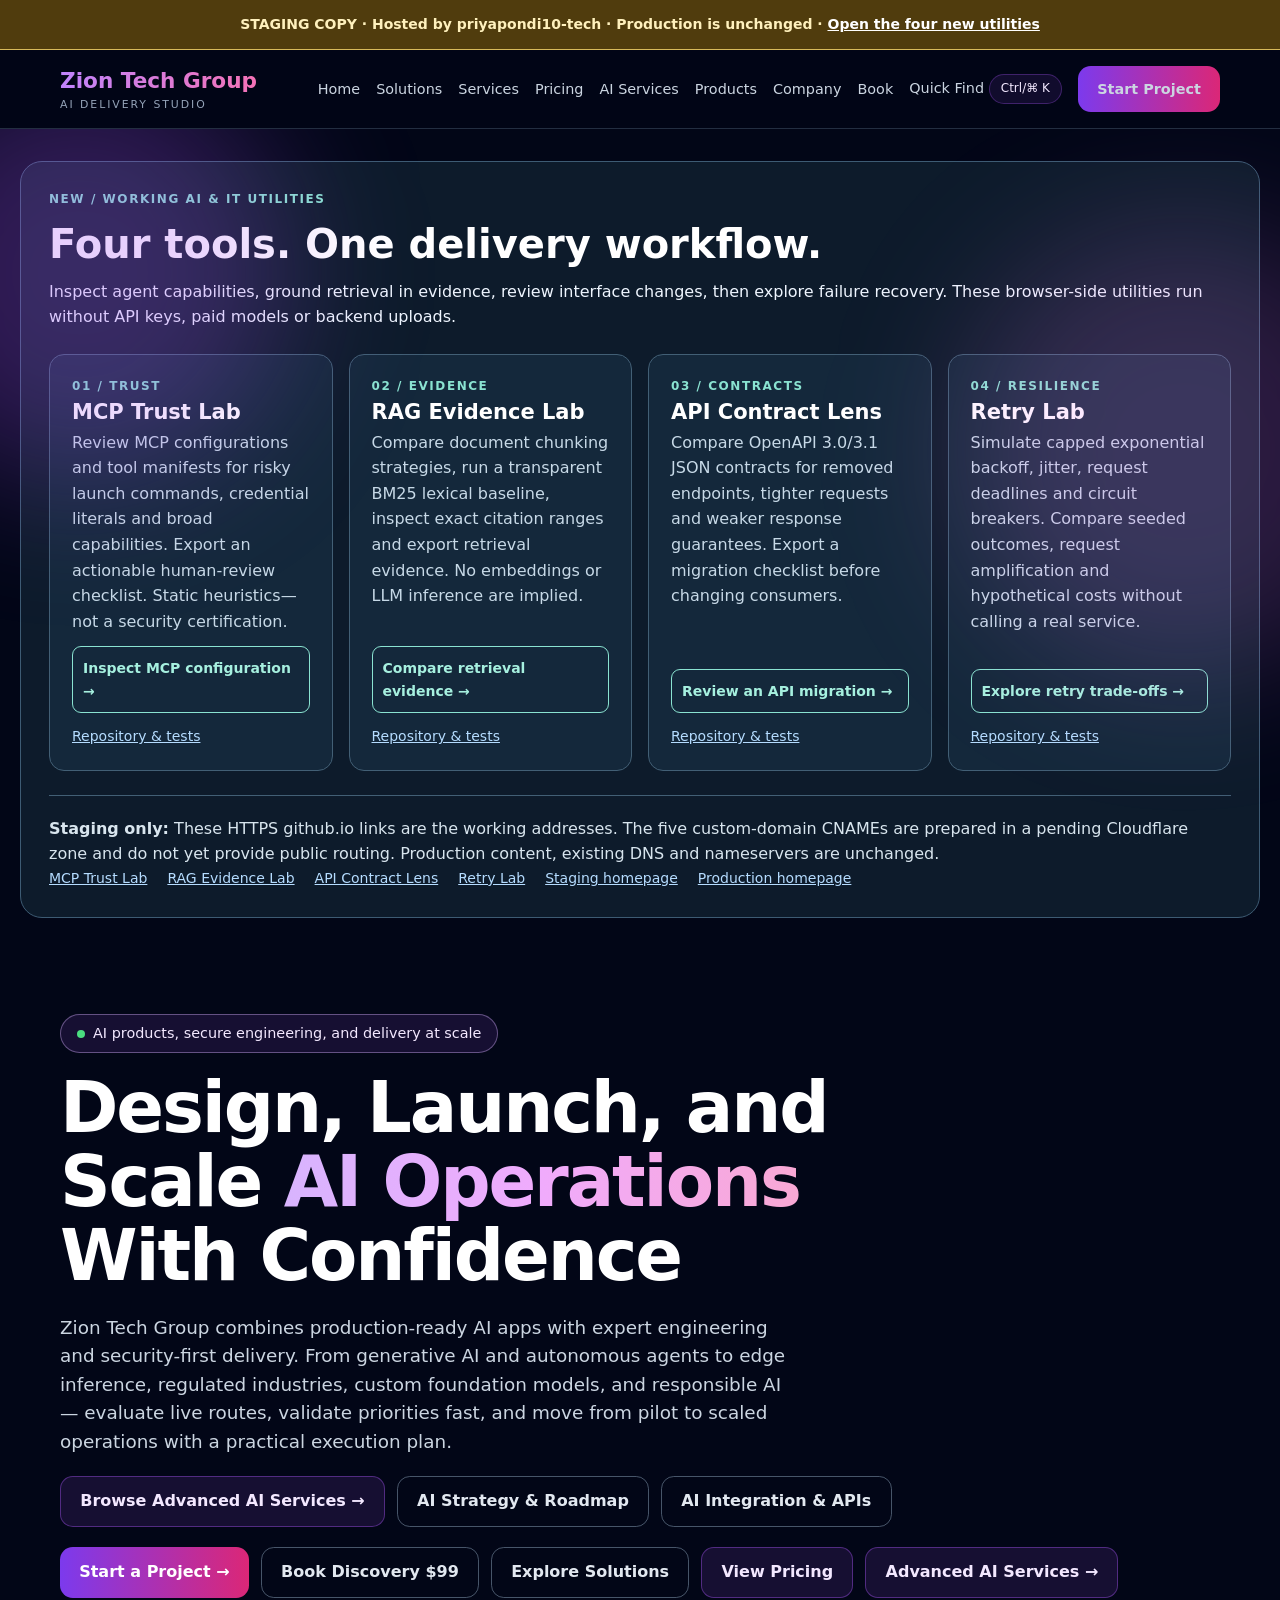
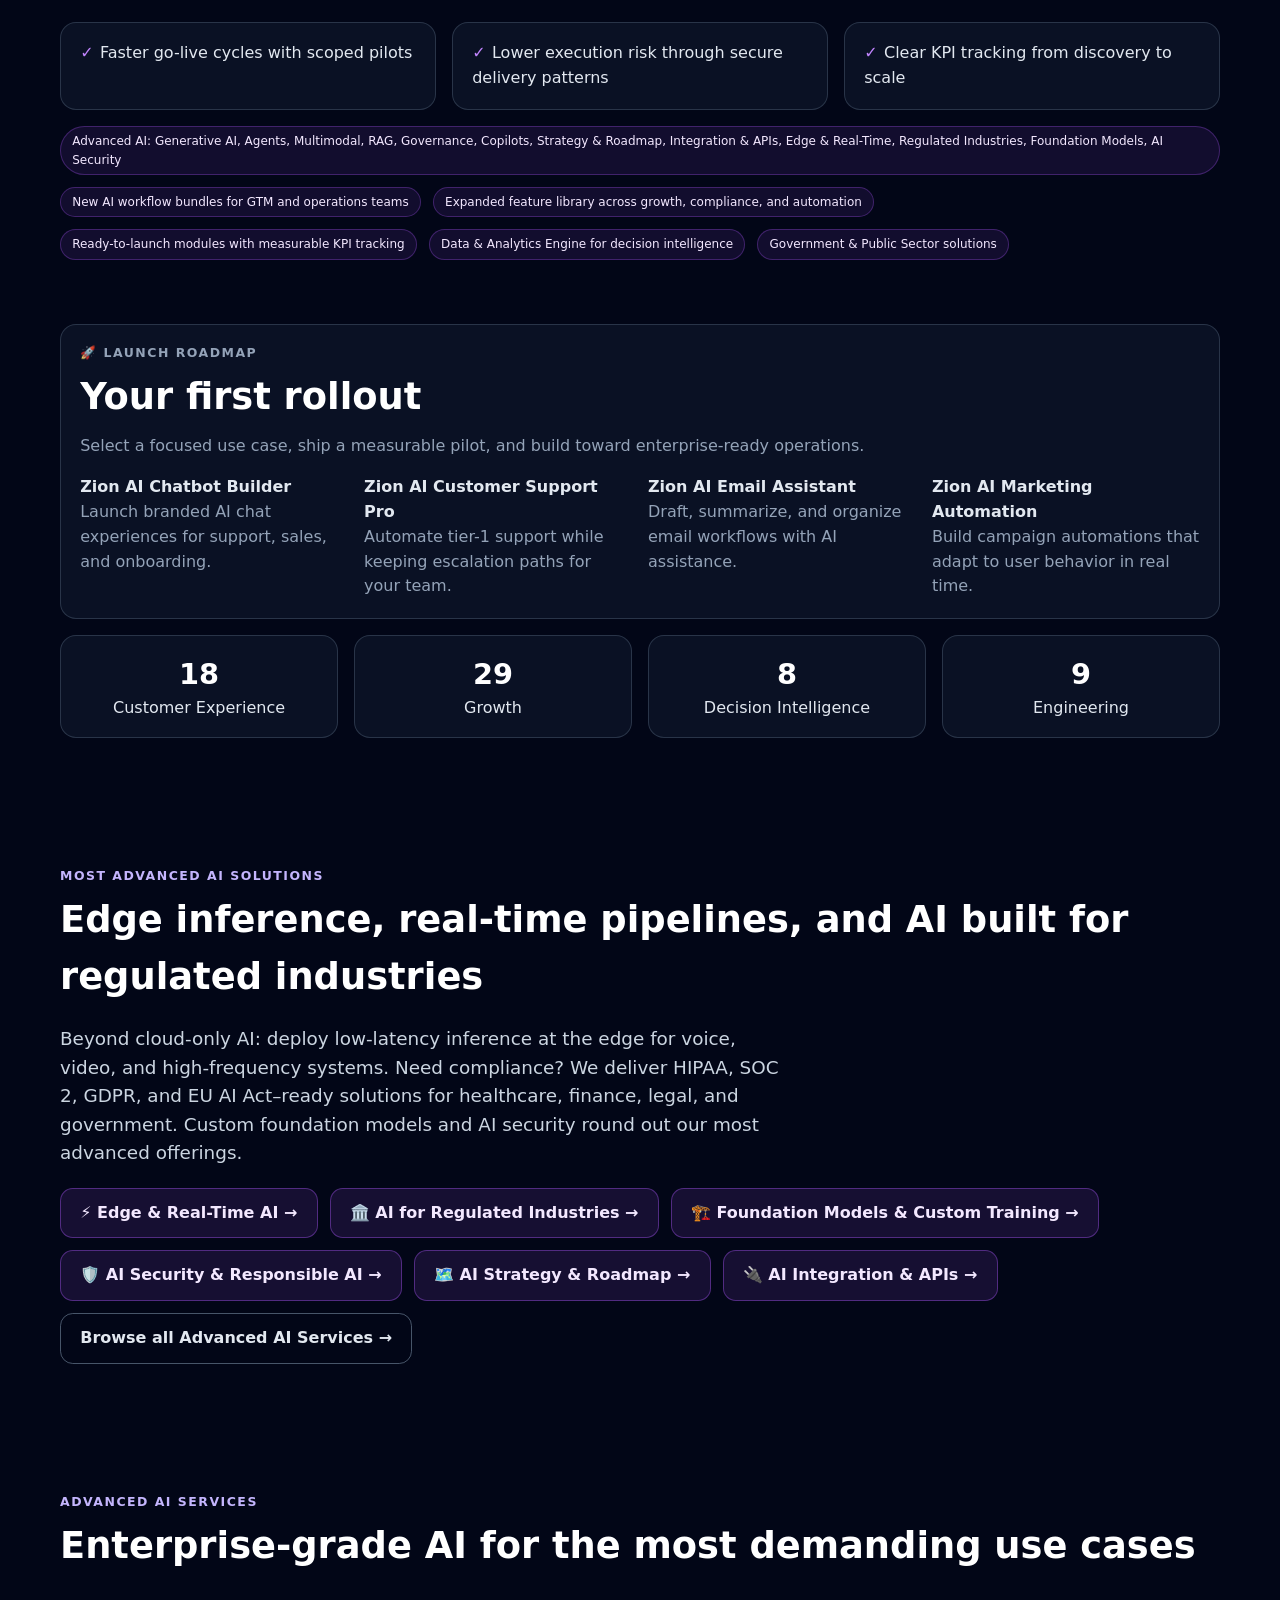
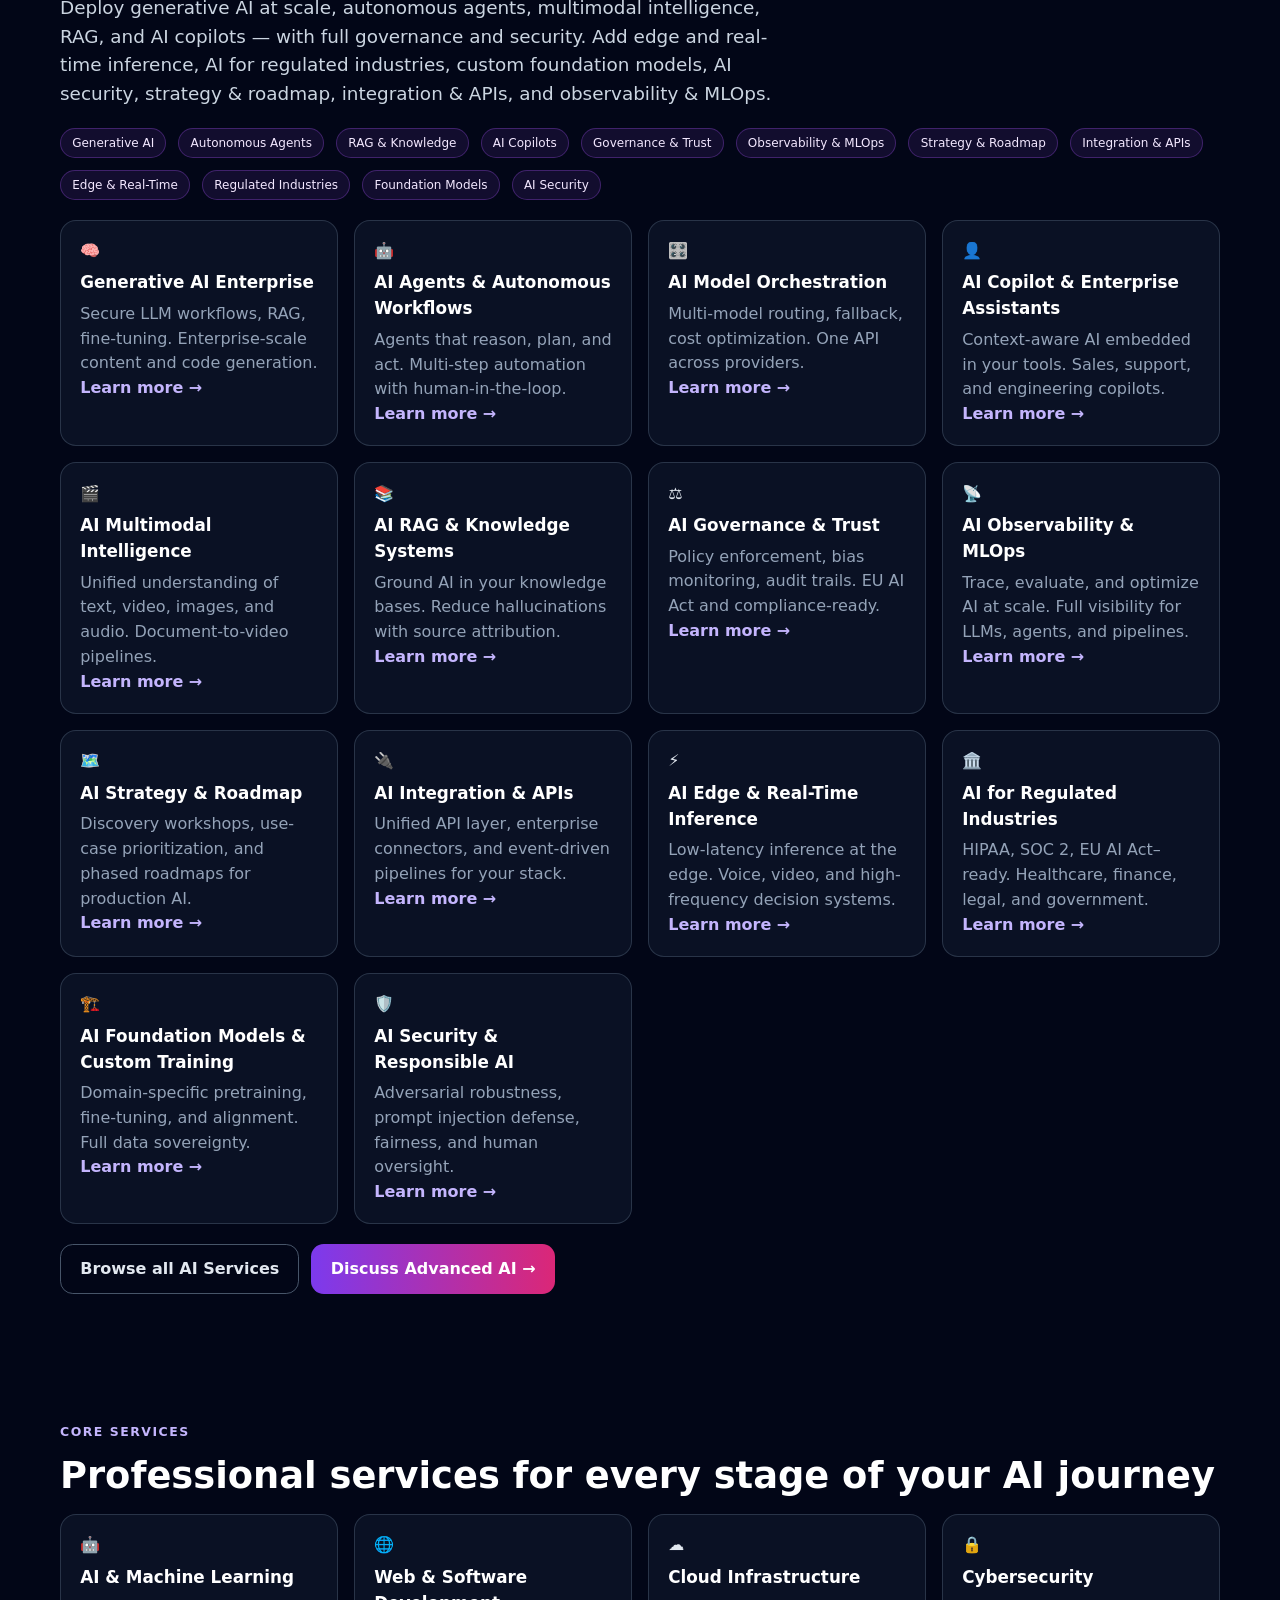
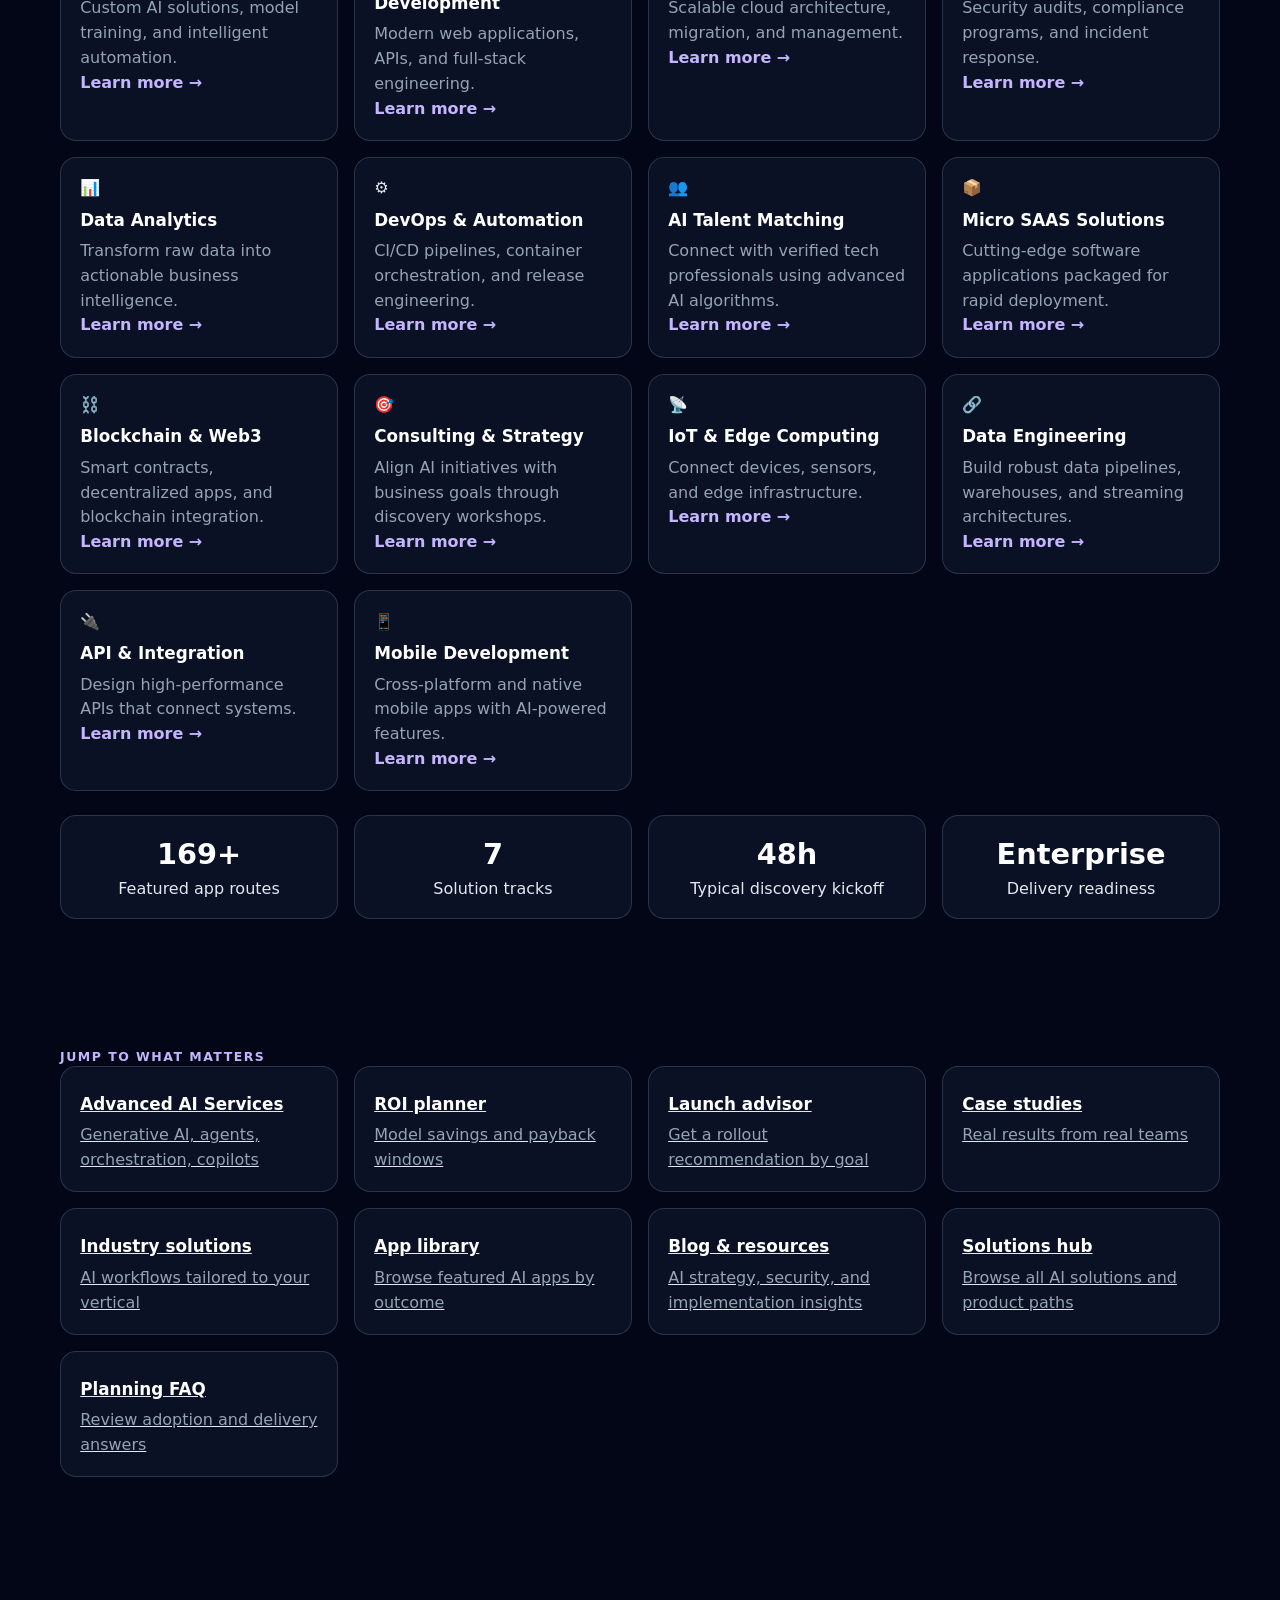
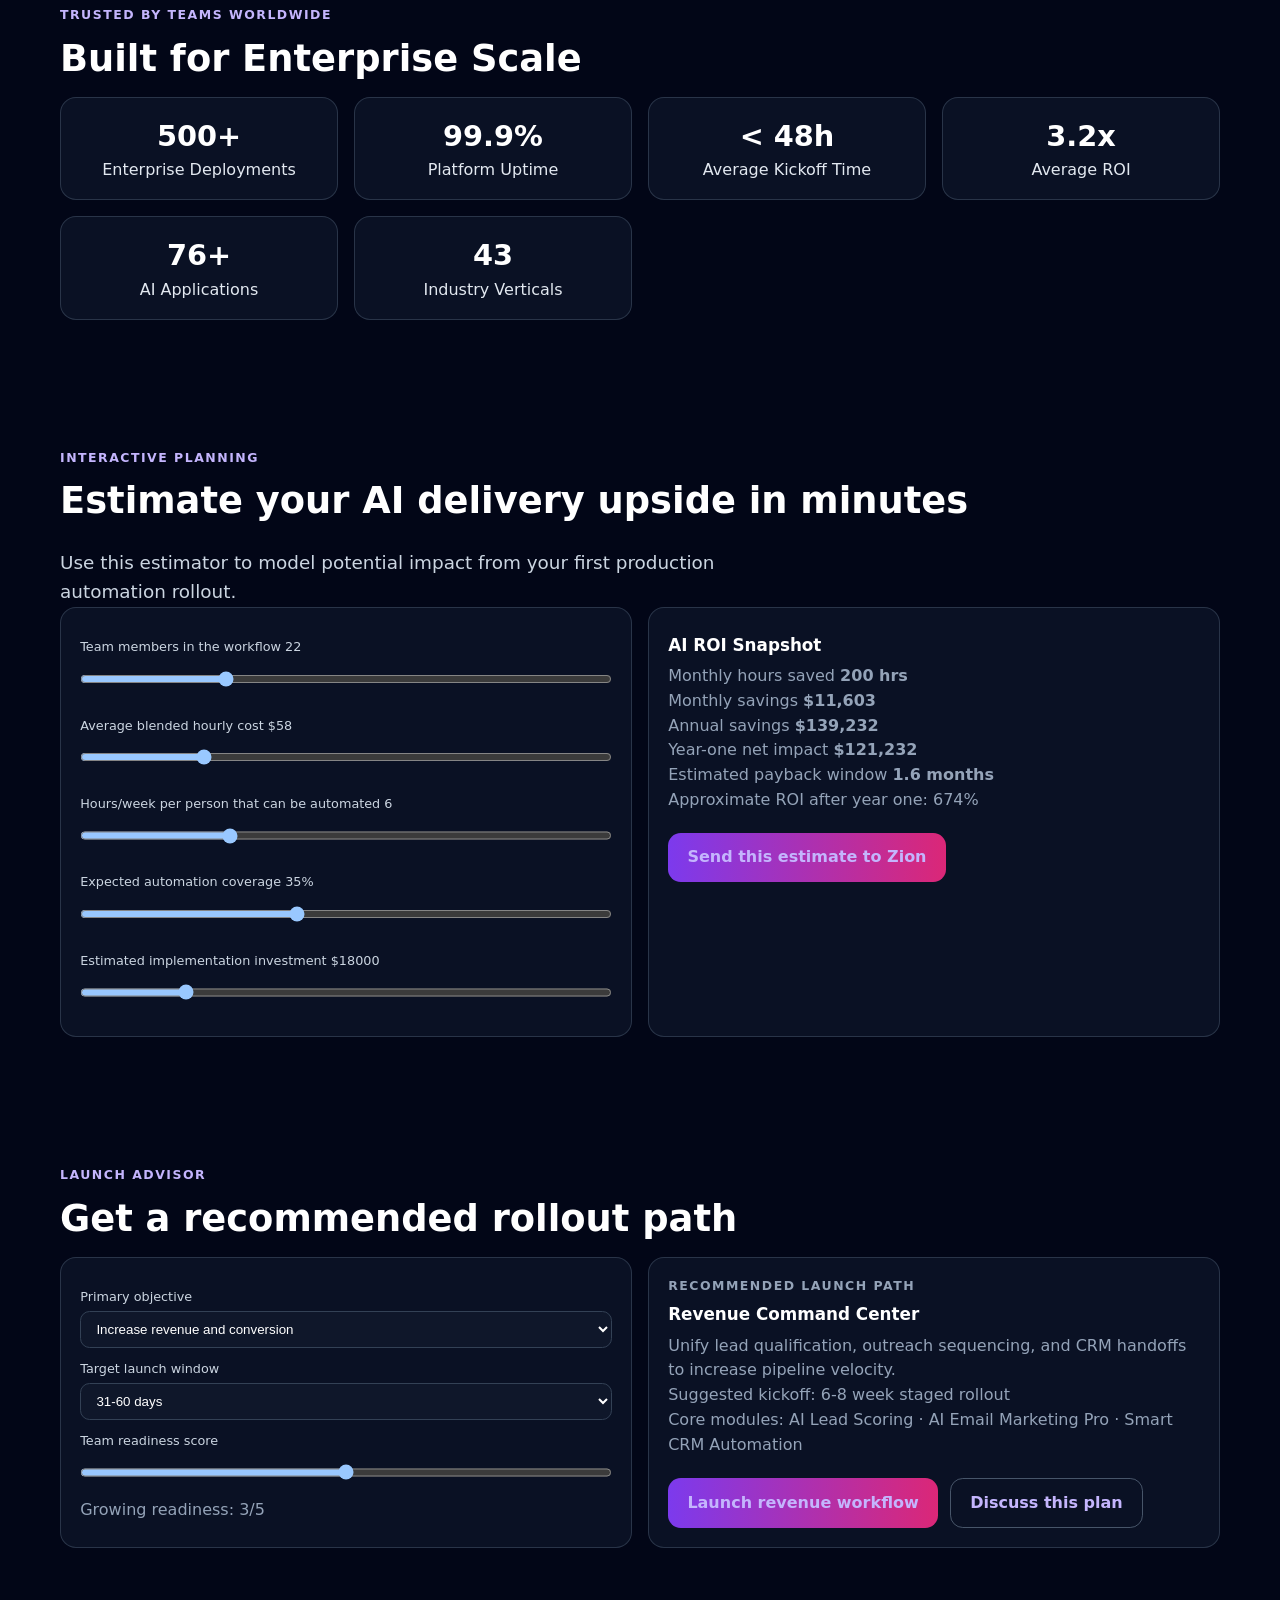
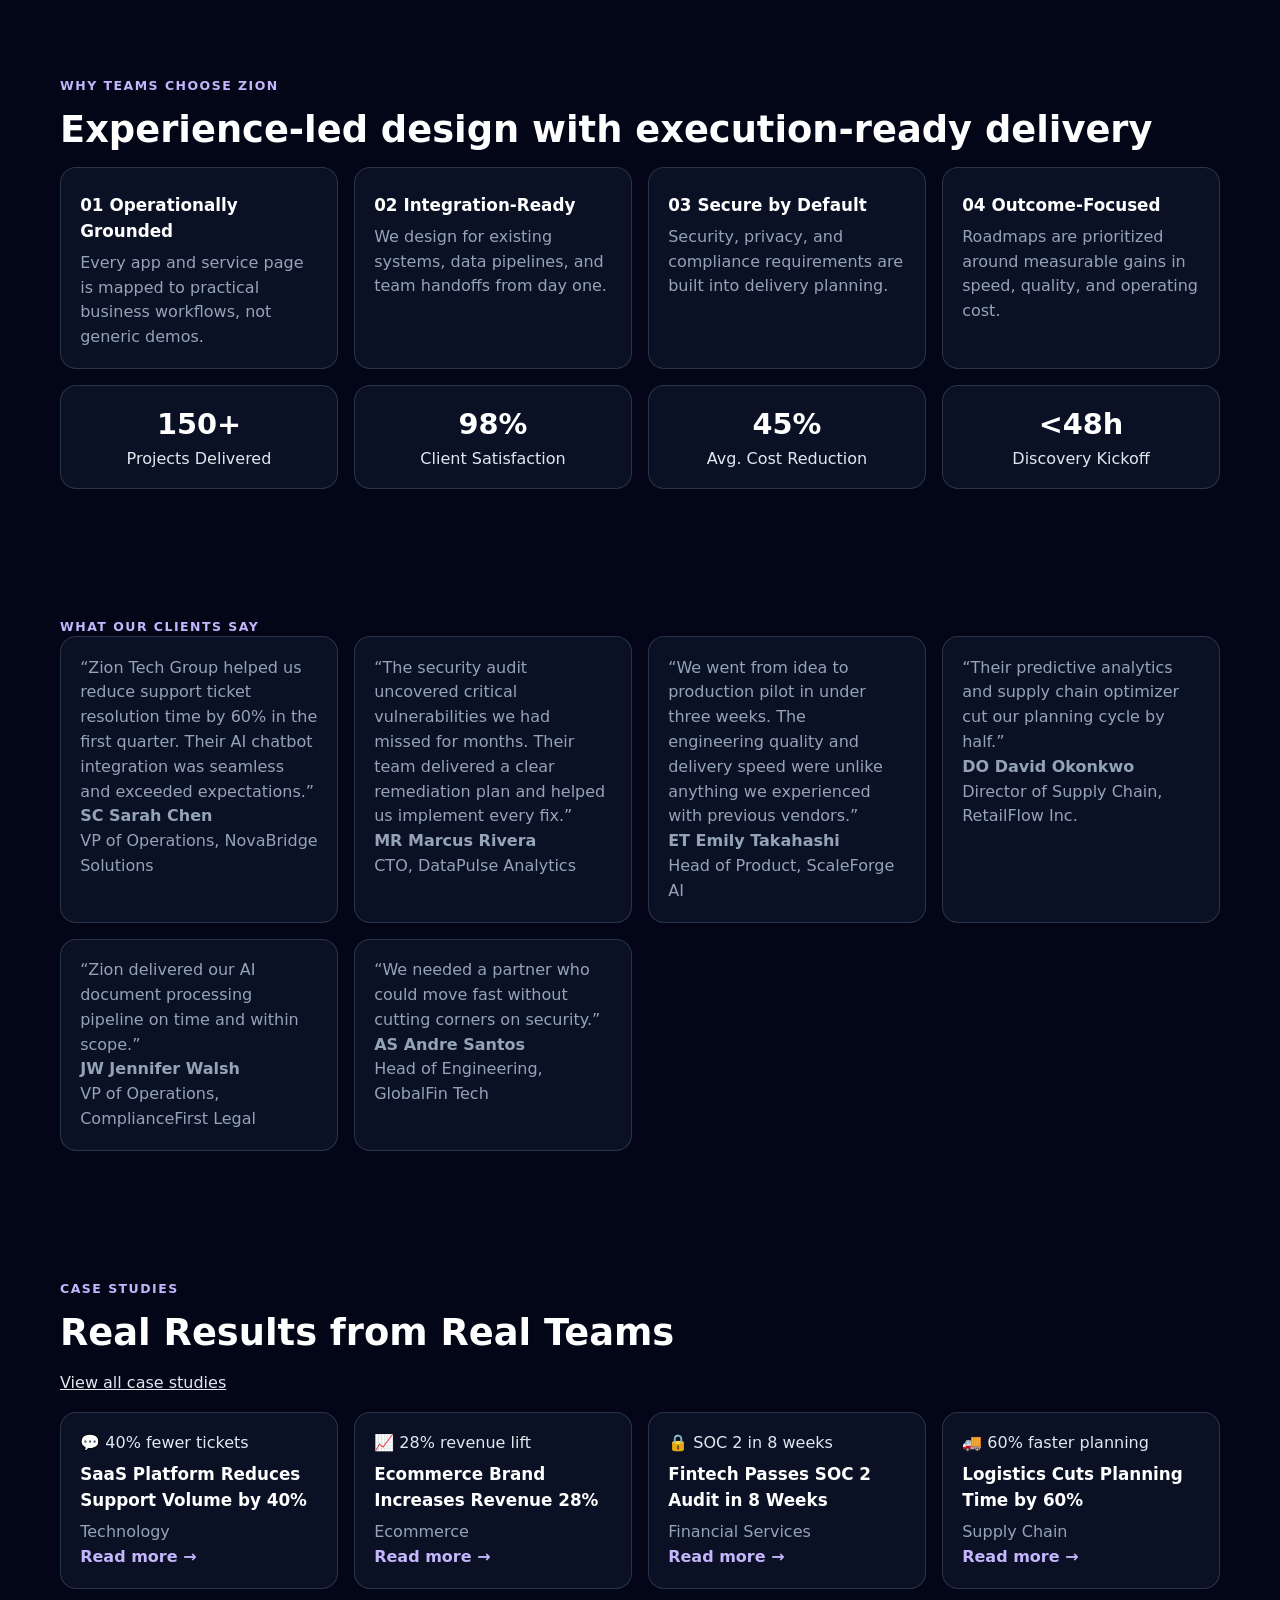
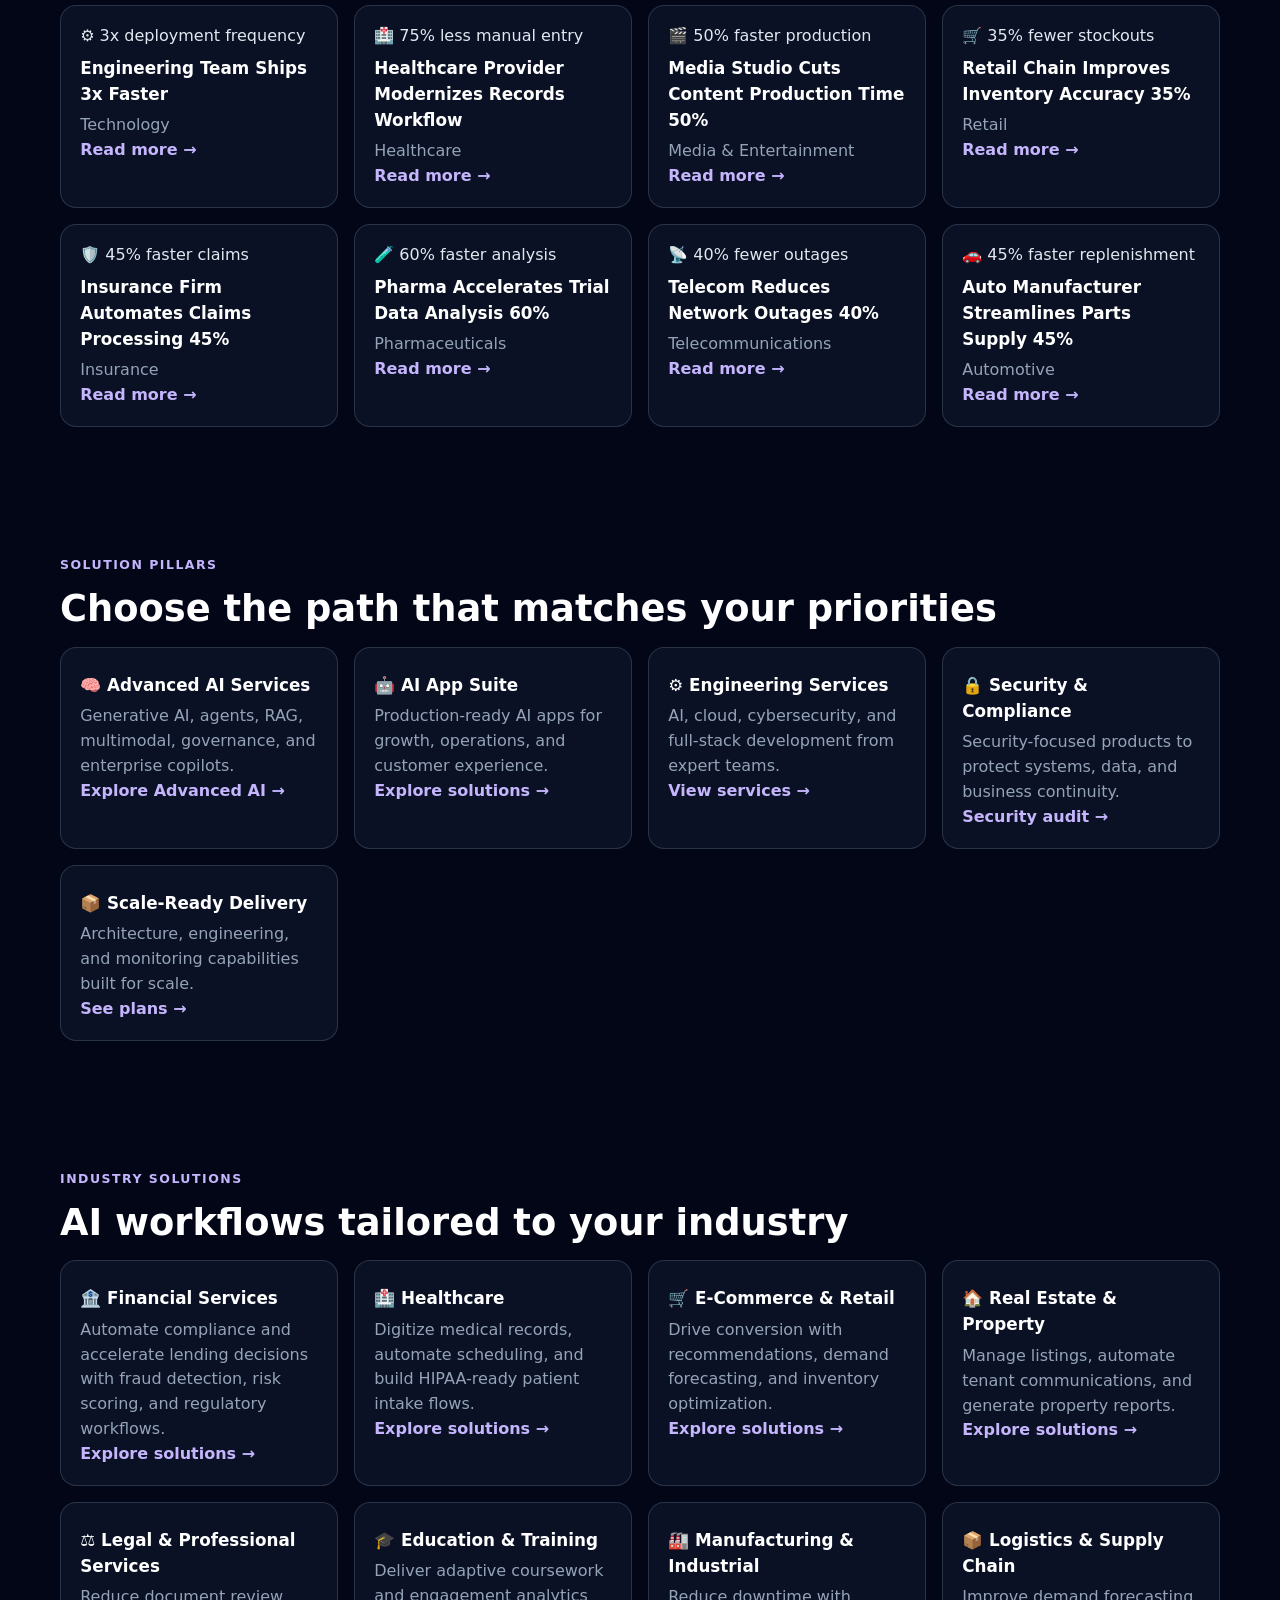
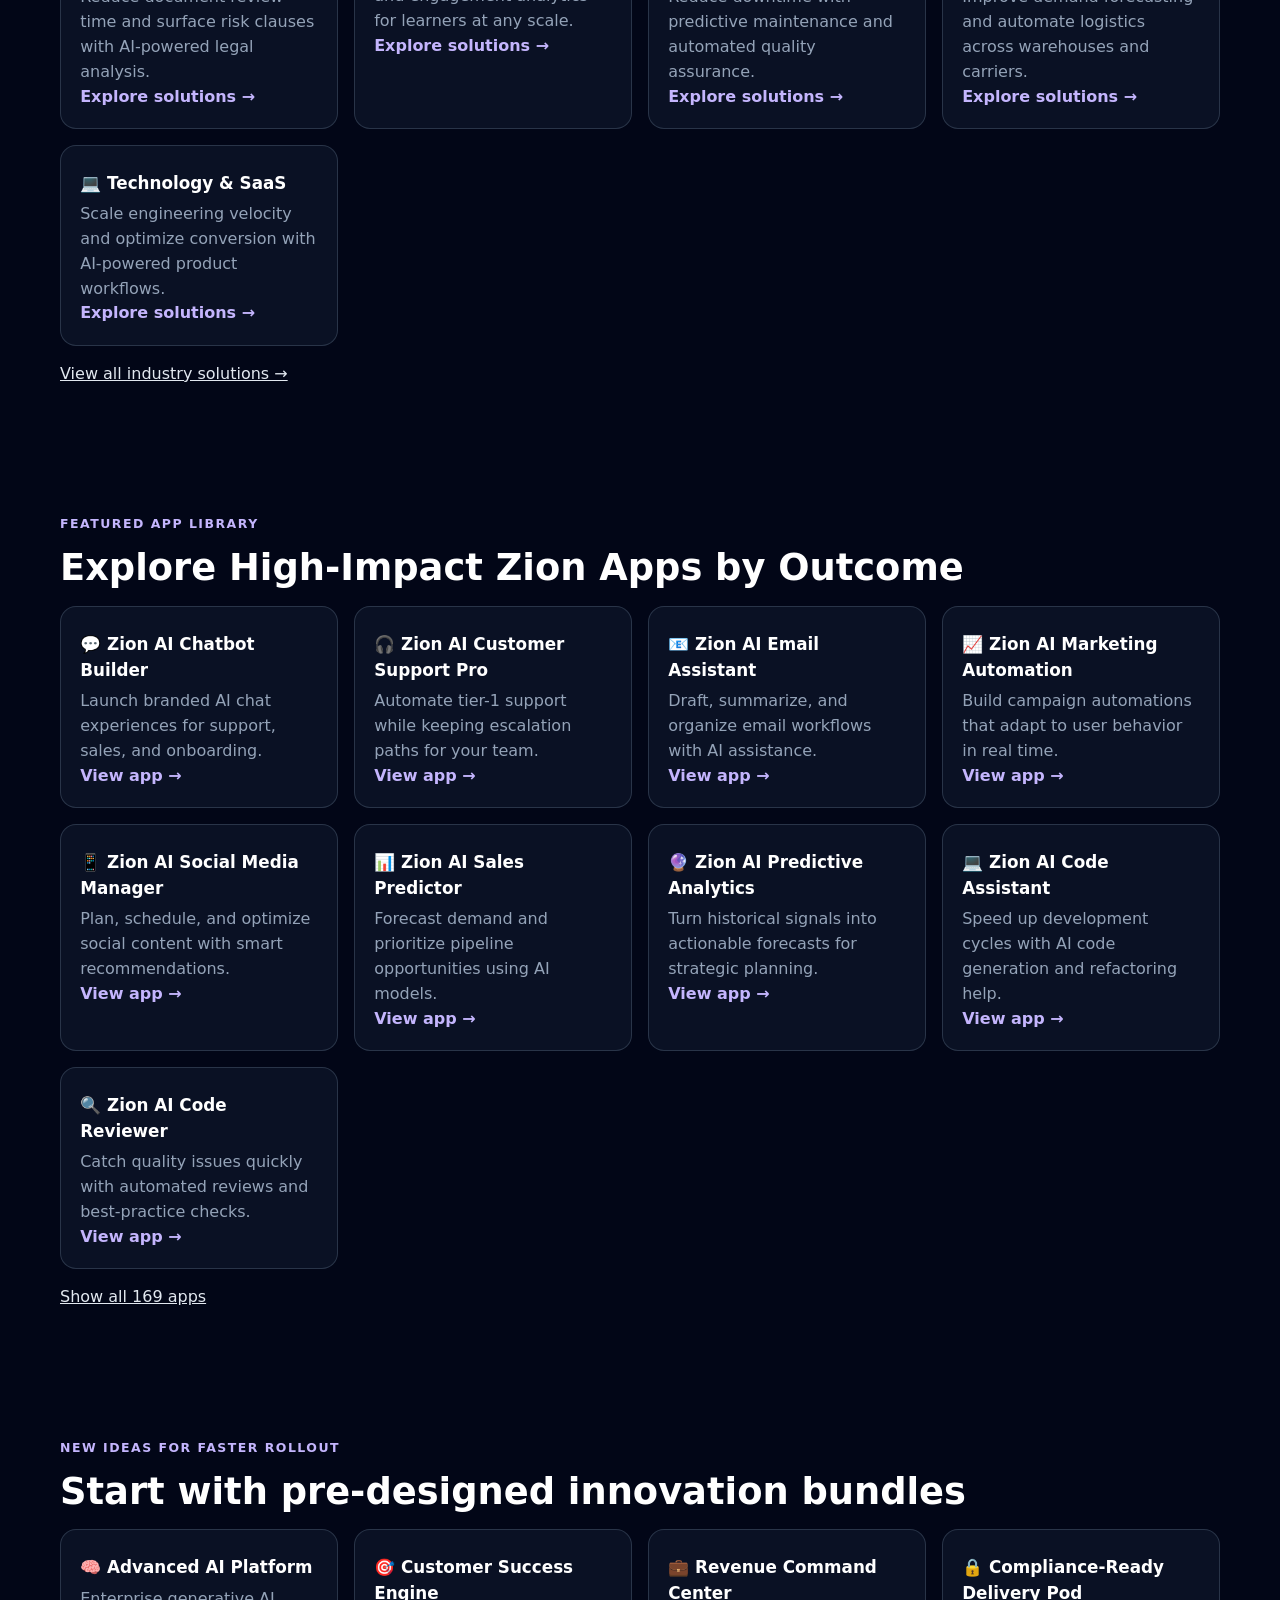
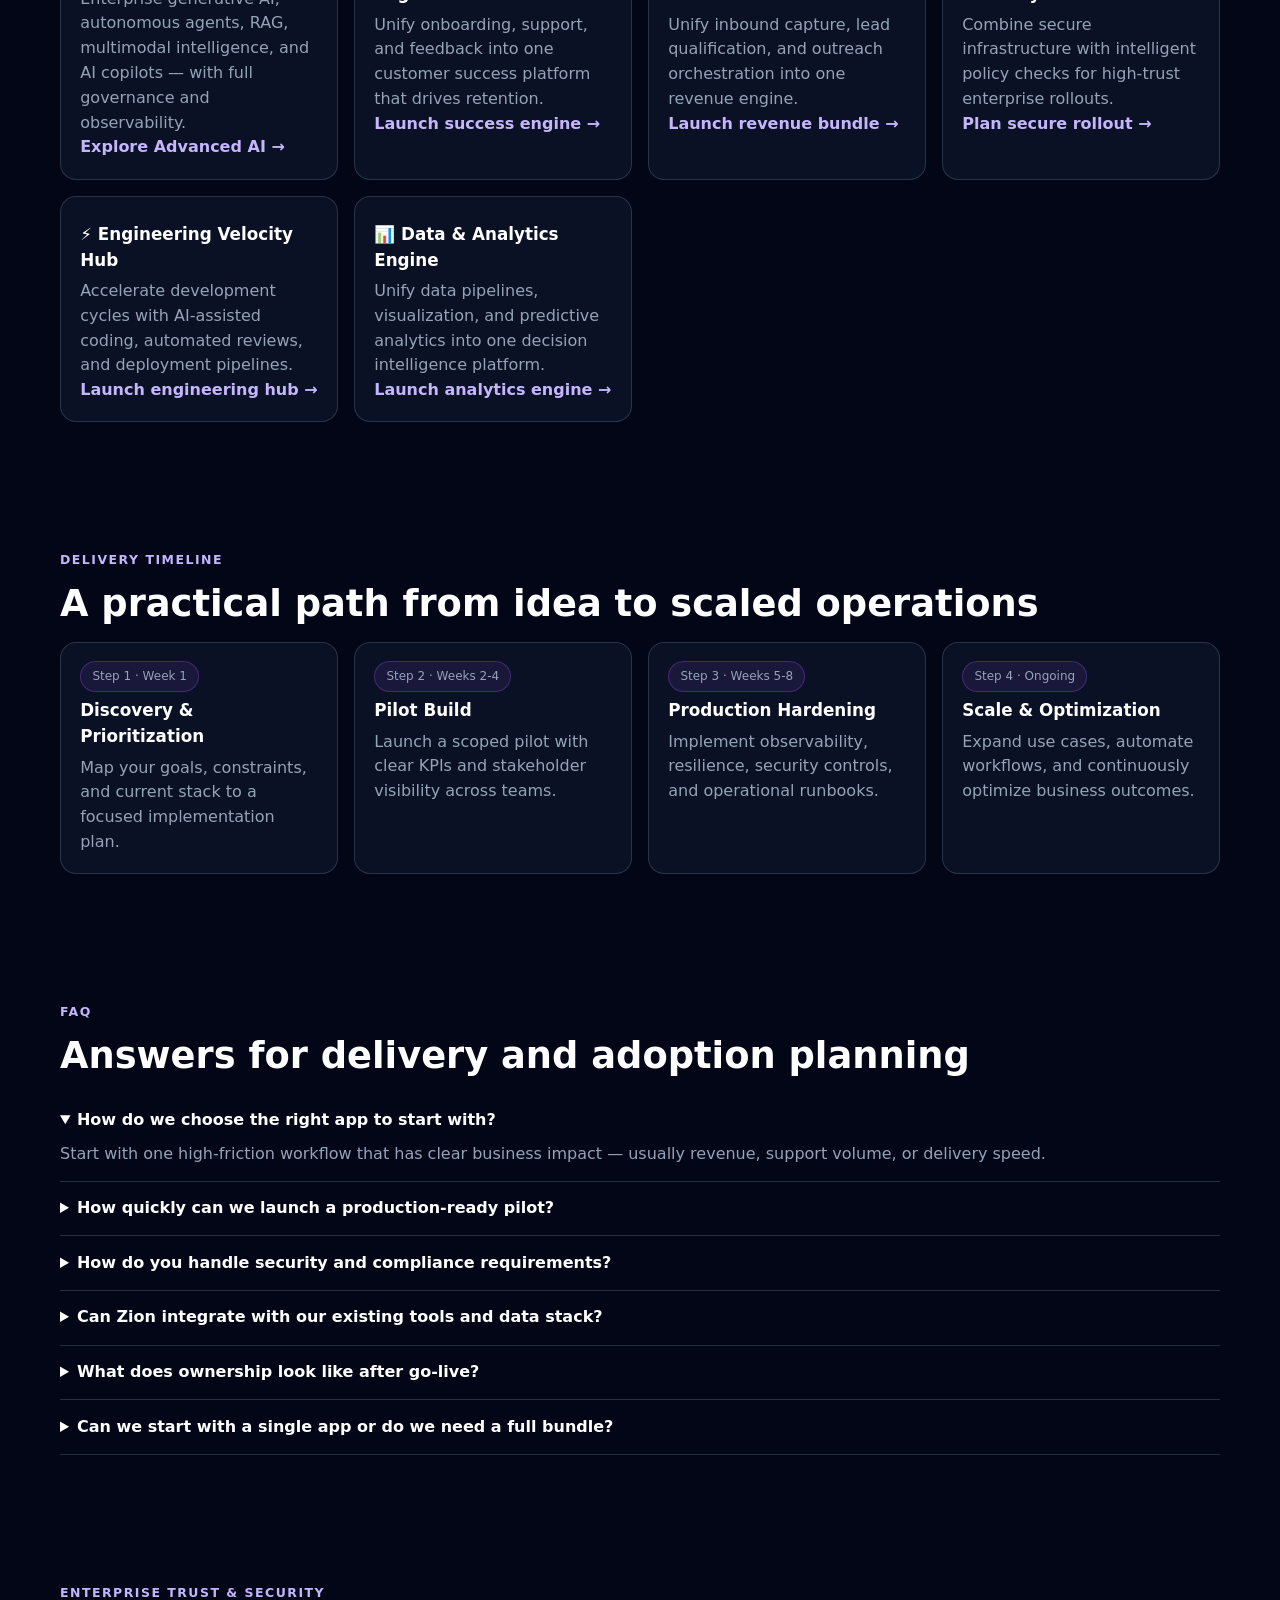
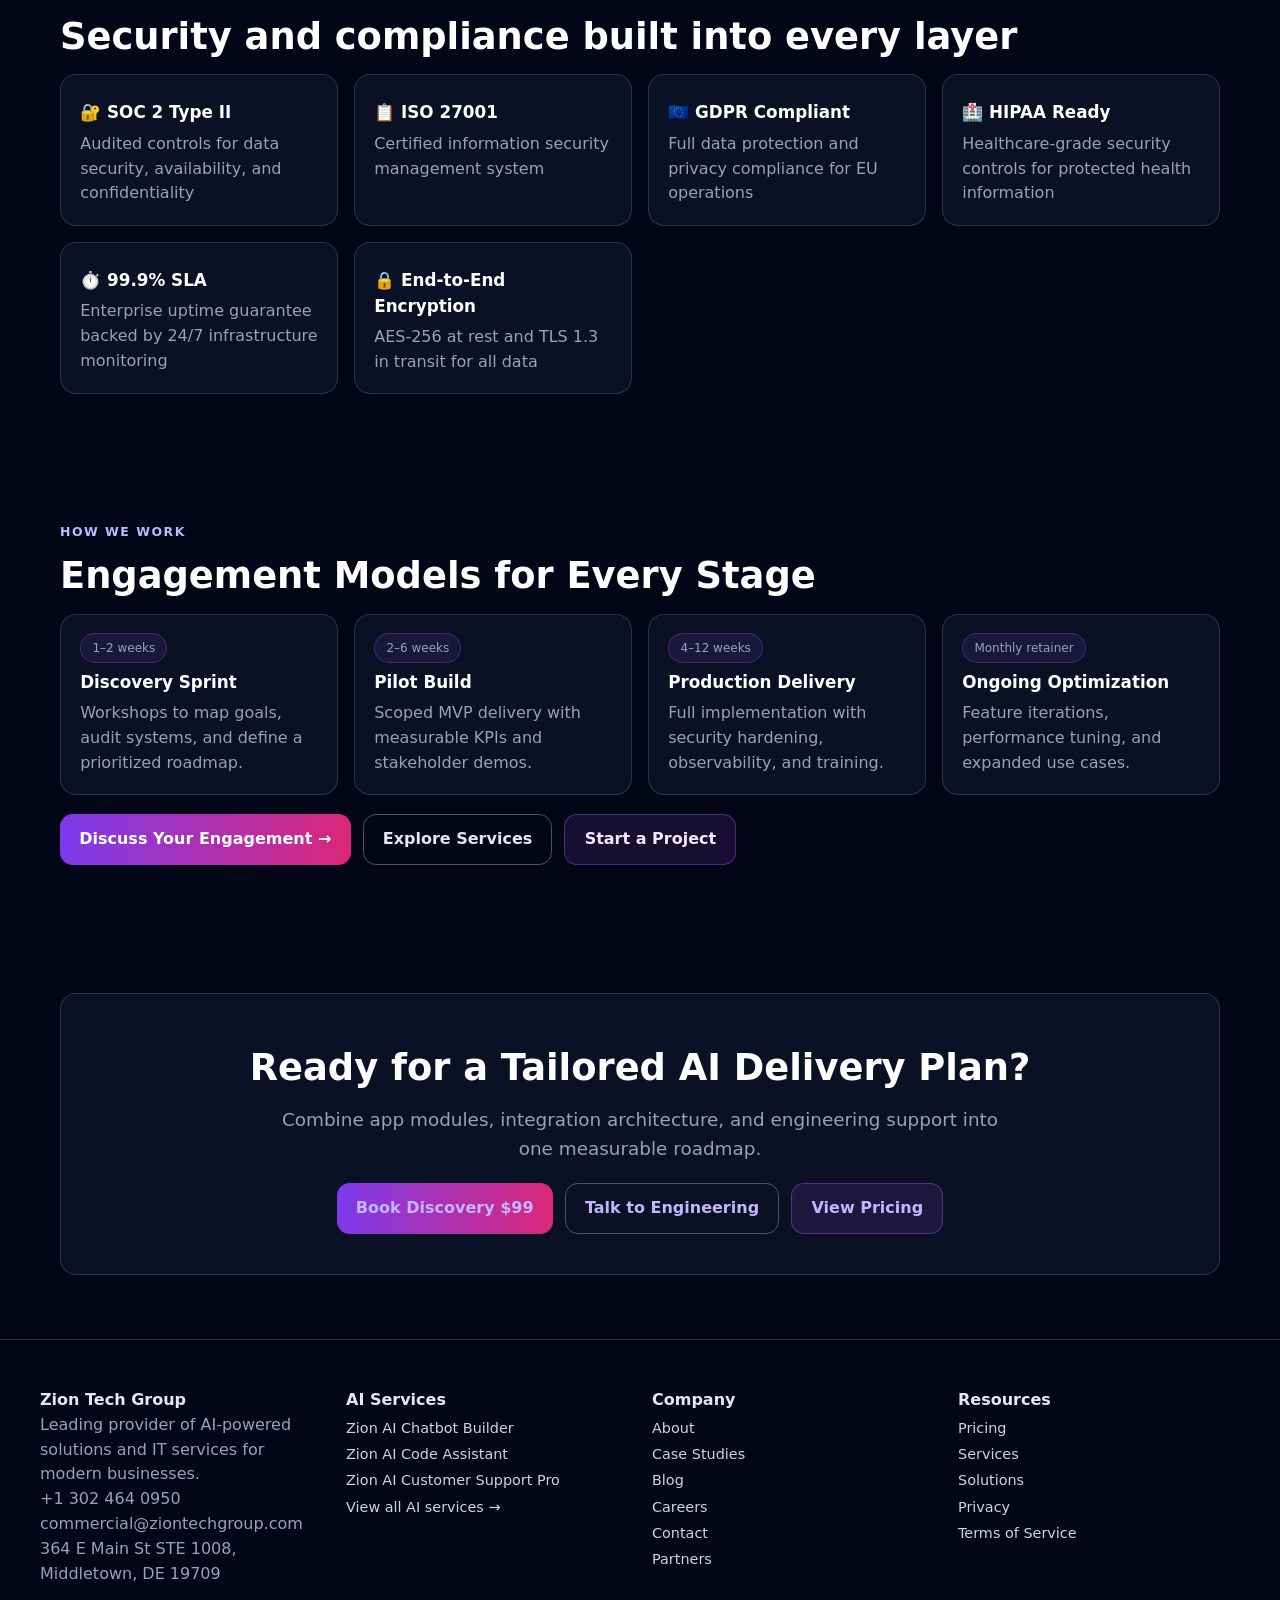
<file: index.html>
<!DOCTYPE html>
<html lang="en" data-homepage="recovered-2026-03-19" data-published="2026-09-05T14:03Z">
<head>
  <meta charset="utf-8" />
  <meta name="viewport" content="width=device-width, initial-scale=1" />
  <title>STAGING — Zion Tech Group | Advanced AI Services & IT Solutions</title>
  <meta name="description" content="Design, launch, and scale AI operations with confidence. Zion Tech Group combines production-ready AI apps with expert engineering and security-first delivery." />
  <link rel="canonical" href="https://ziontechgroup.com/" />
  <meta property="og:title" content="Zion Tech Group | Advanced AI Services & IT Solutions" />
  <meta property="og:description" content="AI products, secure engineering, and delivery at scale." />
  <meta property="og:url" content="https://ziontechgroup.com/" />
  <style>
    :root { color-scheme: dark; }
    * { box-sizing: border-box; margin: 0; padding: 0; }
    html { scroll-behavior: smooth; }
    body { font-family: Inter, ui-sans-serif, system-ui, -apple-system, Segoe UI, Roboto, sans-serif; background: #020617; color: #e2e8f0; line-height: 1.55; }
    a { color: inherit; }
    .skip { position: absolute; left: -9999px; }
    .skip:focus { left: 1rem; top: 1rem; z-index: 1000; background: #0f172a; color: #fff; padding: .5rem 1rem; border-radius: .5rem; }
    header { position: sticky; top: 0; z-index: 50; border-bottom: 1px solid rgba(51,65,85,.7); background: rgba(2,6,23,.92); backdrop-filter: blur(16px); }
    .nav { max-width: 1200px; margin: 0 auto; padding: .85rem 1.25rem; display: flex; align-items: center; justify-content: space-between; gap: 1rem; }
    .brand { text-decoration: none; }
    .brand strong { display: block; font-size: 1.35rem; background: linear-gradient(90deg,#c084fc,#f472b6); -webkit-background-clip: text; background-clip: text; color: transparent; }
    .brand small { display: block; letter-spacing: .18em; text-transform: uppercase; font-size: .68rem; color: #94a3b8; }
    .nav-links { display: flex; flex-wrap: wrap; gap: .65rem 1rem; align-items: center; }
    .nav-links a { color: #cbd5e1; text-decoration: none; font-size: .9rem; }
    .nav-links a:hover { color: #fff; }
    .btn { display: inline-flex; align-items: center; justify-content: center; border-radius: .8rem; padding: .75rem 1.2rem; font-weight: 650; text-decoration: none; }
    .btn-primary { background: linear-gradient(90deg,#7c3aed,#db2777); color: #fff; }
    .btn-ghost { border: 1px solid #475569; color: #e2e8f0; }
    .btn-soft { border: 1px solid rgba(168,85,247,.4); background: rgba(168,85,247,.12); color: #f3e8ff; }
    .wrap { max-width: 1200px; margin: 0 auto; padding: 4rem 1.25rem; position: relative; z-index: 1; }
    .hero-bg { position: relative; overflow: hidden; }
    .hero-bg:before, .hero-bg:after { content: ""; position: absolute; border-radius: 999px; filter: blur(70px); pointer-events: none; }
    .hero-bg:before { width: 26rem; height: 26rem; left: -8rem; top: -4rem; background: rgba(168,85,247,.28); }
    .hero-bg:after { width: 28rem; height: 28rem; right: -8rem; top: 6rem; background: rgba(232,121,249,.18); }
    .kicker { display: inline-flex; align-items: center; gap: .5rem; border: 1px solid rgba(216,180,254,.4); background: rgba(168,85,247,.12); color: #f3e8ff; border-radius: 999px; padding: .45rem 1rem; font-size: .9rem; }
    .dot { width: .5rem; height: .5rem; border-radius: 999px; background: #4ade80; }
    h1 { font-size: clamp(2.3rem, 6vw, 4.4rem); line-height: 1.05; font-weight: 850; color: #fff; letter-spacing: -.03em; max-width: 18ch; }
    h1 span { background: linear-gradient(90deg,#d8b4fe,#f0abfc,#f9a8d4); -webkit-background-clip: text; background-clip: text; color: transparent; }
    .lede { margin-top: 1.25rem; max-width: 46rem; color: #cbd5e1; font-size: 1.15rem; }
    .row { display: flex; flex-wrap: wrap; gap: .75rem; margin-top: 1.25rem; }
    .grid { display: grid; gap: 1rem; }
    .g2 { grid-template-columns: repeat(auto-fit, minmax(240px, 1fr)); }
    .g3 { grid-template-columns: repeat(auto-fit, minmax(220px, 1fr)); }
    .g4 { grid-template-columns: repeat(auto-fit, minmax(180px, 1fr)); }
    .card { border: 1px solid rgba(51,65,85,.75); background: rgba(15,23,42,.72); border-radius: 1rem; padding: 1.15rem 1.2rem; }
    .card:hover { border-color: rgba(168,85,247,.45); }
    .card h3 { color: #fff; font-size: 1.05rem; margin: .35rem 0 .4rem; }
    .card p, .muted { color: #94a3b8; }
    .card a { color: #c4b5fd; font-weight: 650; text-decoration: none; }
    .pill { display: inline-flex; border-radius: 999px; border: 1px solid rgba(168,85,247,.3); background: rgba(168,85,247,.1); color: #f3e8ff; padding: .3rem .7rem; font-size: .75rem; }
    .check { color: #c084fc; margin-right: .4rem; }
    .section-kicker { color: #c4b5fd; font-size: .78rem; font-weight: 700; letter-spacing: .12em; text-transform: uppercase; }
    h2 { color: #fff; font-size: clamp(1.6rem, 3vw, 2.3rem); margin: .35rem 0 .6rem; }
    .stat { text-align: center; padding: 1rem; }
    .stat b { display: block; font-size: 1.8rem; color: #fff; }
    details { border-bottom: 1px solid rgba(51,65,85,.7); padding: .9rem 0; }
    summary { cursor: pointer; color: #fff; font-weight: 650; }
    details p { margin-top: .55rem; color: #94a3b8; }
    footer { border-top: 1px solid rgba(51,65,85,.7); padding: 3rem 1.25rem; }
    .footer-grid { max-width: 1200px; margin: 0 auto; display: grid; gap: 1.5rem; grid-template-columns: repeat(auto-fit, minmax(180px, 1fr)); }
    footer a { color: #cbd5e1; text-decoration: none; display: block; margin: .25rem 0; font-size: .9rem; }
    label { display: block; font-size: .8rem; color: #cbd5e1; margin: .7rem 0 .25rem; }
    input, select { width: 100%; background: #0f172a; color: #fff; border: 1px solid #334155; border-radius: .6rem; padding: .55rem .7rem; }
    .hidden { display: none !important; }
    @media (max-width: 800px) { .nav-links { display: none; } }
  </style>
<meta name="robots" content="noindex,nofollow,nosnippet">
<script id="staging-structured-data" type="application/ld+json">{"@context": "https://schema.org", "@type": "WebPage", "@id": "https://priyapondi10-tech.github.io/zion-catalog-staging/#webpage", "url": "https://priyapondi10-tech.github.io/zion-catalog-staging/", "name": "STAGING — Zion Tech Group | Advanced AI Services & IT Solutions", "description": "Noindex staging copy of the Zion Tech Group homepage with links to four working browser-based utilities. This is not the production site.", "isBasedOn": "https://ziontechgroup.com/", "inLanguage": "en"}</script>
<style id="staging-styles">.stage-banner{position:relative;z-index:100;background:#503c0d;color:#fff1bd;padding:14px 24px;text-align:center;font:700 14px/1.5 system-ui,sans-serif;border-bottom:1px solid #d8ba5b}.stage-banner a{color:#fff;text-decoration:underline}.stage-catalog{max-width:1240px;margin:32px auto;padding:28px;background:#0d1b2b;color:#eff6ff;border:1px solid #3d5b73;border-radius:22px;font:16px/1.6 system-ui,sans-serif}.stage-eyebrow,.stage-number{font-size:12px;font-weight:800;letter-spacing:.13em;color:#8ae3d1}.stage-catalog h2{font-size:clamp(26px,4vw,40px);line-height:1.15;margin:12px 0}.stage-catalog h3{font-size:21px;color:#fff}.stage-grid{display:grid;grid-template-columns:repeat(4,minmax(0,1fr));gap:16px;margin:24px 0}.stage-grid article{background:#14283b;border:1px solid #425f75;border-radius:15px;padding:22px;min-width:0;display:flex;flex-direction:column}.stage-grid p{flex:1;color:#c7d9e7}.stage-grid a{color:#b5dcff;font-size:14px;margin-top:12px}.stage-grid .stage-launch{display:block;border:1px solid #8ae3d1;padding:10px;border-radius:9px;color:#a6f0df;font-weight:800;text-decoration:none}.stage-note{border-top:1px solid #425f75;padding-top:20px;color:#d8e5ee}.stage-network{display:flex;gap:12px 20px;flex-wrap:wrap}.stage-network a{color:#b5dcff;font-size:14px}.stage-catalog a:focus-visible,.stage-banner a:focus-visible{outline:3px solid #9bffe6;outline-offset:4px}@media(max-width:1000px){.stage-grid{grid-template-columns:1fr 1fr}.stage-catalog{margin:20px 14px}}@media(max-width:580px){.stage-grid{grid-template-columns:1fr}.stage-catalog{padding:20px}}
</style>
</head>
<body><div class="stage-banner" role="note">STAGING COPY · Hosted by priyapondi10-tech · Production is unchanged · <a href="#staging-apps">Open the four new utilities</a></div>
  <a class="skip" href="#main-content">Skip to main content</a>
  <a class="skip" href="#site-navigation">Skip to navigation</a>
  <a class="skip" href="#site-footer">Skip to footer</a>

  <header id="site-navigation">
    <div class="nav">
      <a class="brand" href="https://ziontechgroup.com/">
        <strong>Zion Tech Group</strong>
        <small>AI Delivery Studio</small>
      </a>
      <nav class="nav-links" aria-label="Main">
        <a href="https://ziontechgroup.com/">Home</a>
        <a href="https://ziontechgroup.com/solutions/">Solutions</a>
        <a href="https://ziontechgroup.com/services/">Services</a>
        <a href="https://ziontechgroup.com/pricing/">Pricing</a>
        <a href="https://ziontechgroup.com/ai-services/">AI Services</a>
        <a href="https://ziontechgroup.com/products/">Products</a>
        <a href="https://ziontechgroup.com/about/">Company</a>
        <a href="https://ziontechgroup.com/book/">Book</a>
        <a href="https://ziontechgroup.com/search/">Quick Find <span class="pill">Ctrl/⌘ K</span></a>
        <a class="btn btn-primary" href="https://ziontechgroup.com/start-project/">Start Project</a>
      </nav>
    </div>
  </header>

  <main id="main-content" class="hero-bg"><section id="staging-apps" class="stage-catalog" aria-labelledby="stage-title"><p class="stage-eyebrow">NEW / WORKING AI &amp; IT UTILITIES</p><h2 id="stage-title">Four tools. One delivery workflow.</h2><p>Inspect agent capabilities, ground retrieval in evidence, review interface changes, then explore failure recovery. These browser-side utilities run without API keys, paid models or backend uploads.</p><div class="stage-grid"><article><span class="stage-number">01 / TRUST</span><h3>MCP Trust Lab</h3><p>Review MCP configurations and tool manifests for risky launch commands, credential literals and broad capabilities. Export an actionable human-review checklist. Static heuristics—not a security certification.</p><a class="stage-launch" href="https://priyapondi10-tech.github.io/zion-mcp-trust-lab/">Inspect MCP configuration →</a><a href="https://github.com/priyapondi10-tech/zion-mcp-trust-lab">Repository &amp; tests</a></article><article><span class="stage-number">02 / EVIDENCE</span><h3>RAG Evidence Lab</h3><p>Compare document chunking strategies, run a transparent BM25 lexical baseline, inspect exact citation ranges and export retrieval evidence. No embeddings or LLM inference are implied.</p><a class="stage-launch" href="https://priyapondi10-tech.github.io/zion-rag-evidence-lab/">Compare retrieval evidence →</a><a href="https://github.com/priyapondi10-tech/zion-rag-evidence-lab">Repository &amp; tests</a></article><article><span class="stage-number">03 / CONTRACTS</span><h3>API Contract Lens</h3><p>Compare OpenAPI 3.0/3.1 JSON contracts for removed endpoints, tighter requests and weaker response guarantees. Export a migration checklist before changing consumers.</p><a class="stage-launch" href="https://priyapondi10-tech.github.io/zion-api-contract-lens/">Review an API migration →</a><a href="https://github.com/priyapondi10-tech/zion-api-contract-lens">Repository &amp; tests</a></article><article><span class="stage-number">04 / RESILIENCE</span><h3>Retry Lab</h3><p>Simulate capped exponential backoff, jitter, request deadlines and circuit breakers. Compare seeded outcomes, request amplification and hypothetical costs without calling a real service.</p><a class="stage-launch" href="https://priyapondi10-tech.github.io/zion-retry-lab/">Explore retry trade-offs →</a><a href="https://github.com/priyapondi10-tech/zion-retry-lab">Repository &amp; tests</a></article></div><p class="stage-note"><strong>Staging only:</strong> These HTTPS github.io links are the working addresses. The five custom-domain CNAMEs are prepared in a pending Cloudflare zone and do not yet provide public routing. Production content, existing DNS and nameservers are unchanged.</p><nav class="stage-network" aria-label="Staging utility network"><a href="https://priyapondi10-tech.github.io/zion-mcp-trust-lab/">MCP Trust Lab</a><a href="https://priyapondi10-tech.github.io/zion-rag-evidence-lab/">RAG Evidence Lab</a><a href="https://priyapondi10-tech.github.io/zion-api-contract-lens/">API Contract Lens</a><a href="https://priyapondi10-tech.github.io/zion-retry-lab/">Retry Lab</a><a href="https://priyapondi10-tech.github.io/zion-catalog-staging/" aria-current="page">Staging homepage</a><a href="https://ziontechgroup.com/">Production homepage</a></nav></section>

    <section class="wrap">
      <div class="kicker"><span class="dot"></span> AI products, secure engineering, and delivery at scale</div>
      <h1 style="margin-top:1.2rem">Design, Launch, and Scale <span>AI Operations</span> With Confidence</h1>
      <p class="lede">Zion Tech Group combines production-ready AI apps with expert engineering and security-first delivery. From generative AI and autonomous agents to edge inference, regulated industries, custom foundation models, and responsible AI — evaluate live routes, validate priorities fast, and move from pilot to scaled operations with a practical execution plan.</p>
      <div class="row">
        <a class="btn btn-soft" href="https://ziontechgroup.com/ai-services/">Browse Advanced AI Services →</a>
        <a class="btn btn-ghost" href="https://ziontechgroup.com/ai-services/ai-strategy-roadmap/">AI Strategy &amp; Roadmap</a>
        <a class="btn btn-ghost" href="https://ziontechgroup.com/ai-services/ai-integration-apis/">AI Integration &amp; APIs</a>
      </div>
      <div class="row">
        <a class="btn btn-primary" href="https://ziontechgroup.com/contact/">Start a Project →</a>
        <a class="btn btn-ghost" href="https://ziontechgroup.com/book/">Book Discovery $99</a>
        <a class="btn btn-ghost" href="https://ziontechgroup.com/solutions/">Explore Solutions</a>
        <a class="btn btn-soft" href="https://ziontechgroup.com/pricing/">View Pricing</a>
        <a class="btn btn-soft" href="#advanced-ai">Advanced AI Services →</a>
      </div>
      <div class="grid g3" style="margin-top:1.5rem">
        <div class="card"><span class="check">✓</span>Faster go-live cycles with scoped pilots</div>
        <div class="card"><span class="check">✓</span>Lower execution risk through secure delivery patterns</div>
        <div class="card"><span class="check">✓</span>Clear KPI tracking from discovery to scale</div>
      </div>
      <div class="row" style="margin-top:1rem">
        <span class="pill">Advanced AI: Generative AI, Agents, Multimodal, RAG, Governance, Copilots, Strategy &amp; Roadmap, Integration &amp; APIs, Edge &amp; Real-Time, Regulated Industries, Foundation Models, AI Security</span>
        <span class="pill">New AI workflow bundles for GTM and operations teams</span>
        <span class="pill">Expanded feature library across growth, compliance, and automation</span>
        <span class="pill">Ready-to-launch modules with measurable KPI tracking</span>
        <span class="pill">Data &amp; Analytics Engine for decision intelligence</span>
        <span class="pill">Government &amp; Public Sector solutions</span>
      </div>
    </section>

    <section class="wrap" style="padding-top:0">
      <div class="card">
        <p class="section-kicker">🚀 Launch roadmap</p>
        <h2>Your first rollout</h2>
        <p class="muted">Select a focused use case, ship a measurable pilot, and build toward enterprise-ready operations.</p>
        <div class="grid g2" style="margin-top:1rem">
          <div><strong>Zion AI Chatbot Builder</strong><p class="muted">Launch branded AI chat experiences for support, sales, and onboarding.</p></div>
          <div><strong>Zion AI Customer Support Pro</strong><p class="muted">Automate tier-1 support while keeping escalation paths for your team.</p></div>
          <div><strong>Zion AI Email Assistant</strong><p class="muted">Draft, summarize, and organize email workflows with AI assistance.</p></div>
          <div><strong>Zion AI Marketing Automation</strong><p class="muted">Build campaign automations that adapt to user behavior in real time.</p></div>
        </div>
      </div>
      <div class="grid g4" style="margin-top:1rem">
        <div class="stat card"><b>18</b>Customer Experience</div>
        <div class="stat card"><b>29</b>Growth</div>
        <div class="stat card"><b>8</b>Decision Intelligence</div>
        <div class="stat card"><b>9</b>Engineering</div>
      </div>
    </section>

    <section class="wrap" id="advanced-ai">
      <p class="section-kicker">Most advanced AI solutions</p>
      <h2>Edge inference, real-time pipelines, and AI built for regulated industries</h2>
      <p class="lede">Beyond cloud-only AI: deploy low-latency inference at the edge for voice, video, and high-frequency systems. Need compliance? We deliver HIPAA, SOC 2, GDPR, and EU AI Act–ready solutions for healthcare, finance, legal, and government. Custom foundation models and AI security round out our most advanced offerings.</p>
      <div class="row">
        <a class="btn btn-soft" href="https://ziontechgroup.com/ai-services/ai-edge-real-time-inference/">⚡ Edge &amp; Real-Time AI →</a>
        <a class="btn btn-soft" href="https://ziontechgroup.com/ai-services/ai-for-regulated-industries/">🏛️ AI for Regulated Industries →</a>
        <a class="btn btn-soft" href="https://ziontechgroup.com/ai-services/ai-foundation-models-custom-training/">🏗️ Foundation Models &amp; Custom Training →</a>
        <a class="btn btn-soft" href="https://ziontechgroup.com/ai-services/ai-security-responsible-ai/">🛡️ AI Security &amp; Responsible AI →</a>
        <a class="btn btn-soft" href="https://ziontechgroup.com/ai-services/ai-strategy-roadmap/">🗺️ AI Strategy &amp; Roadmap →</a>
        <a class="btn btn-soft" href="https://ziontechgroup.com/ai-services/ai-integration-apis/">🔌 AI Integration &amp; APIs →</a>
        <a class="btn btn-ghost" href="https://ziontechgroup.com/ai-services/">Browse all Advanced AI Services →</a>
      </div>
    </section>

    <section class="wrap">
      <p class="section-kicker">Advanced AI Services</p>
      <h2>Enterprise-grade AI for the most demanding use cases</h2>
      <p class="lede">Deploy generative AI at scale, autonomous agents, multimodal intelligence, RAG, and AI copilots — with full governance and security. Add edge and real-time inference, AI for regulated industries, custom foundation models, AI security, strategy &amp; roadmap, integration &amp; APIs, and observability &amp; MLOps.</p>
      <div class="row">
        <span class="pill">Generative AI</span><span class="pill">Autonomous Agents</span><span class="pill">RAG &amp; Knowledge</span><span class="pill">AI Copilots</span><span class="pill">Governance &amp; Trust</span><span class="pill">Observability &amp; MLOps</span><span class="pill">Strategy &amp; Roadmap</span><span class="pill">Integration &amp; APIs</span><span class="pill">Edge &amp; Real-Time</span><span class="pill">Regulated Industries</span><span class="pill">Foundation Models</span><span class="pill">AI Security</span>
      </div>
      <div class="grid g3" style="margin-top:1.2rem">
<article class="card"><div>🧠</div><h3>Generative AI Enterprise</h3><p>Secure LLM workflows, RAG, fine-tuning. Enterprise-scale content and code generation.</p><a href="https://ziontechgroup.com/ai-services/generative-ai-enterprise/">Learn more →</a></article>
<article class="card"><div>🤖</div><h3>AI Agents & Autonomous Workflows</h3><p>Agents that reason, plan, and act. Multi-step automation with human-in-the-loop.</p><a href="https://ziontechgroup.com/ai-services/ai-agents-autonomous-workflows/">Learn more →</a></article>
<article class="card"><div>🎛️</div><h3>AI Model Orchestration</h3><p>Multi-model routing, fallback, cost optimization. One API across providers.</p><a href="https://ziontechgroup.com/ai-services/ai-model-orchestration/">Learn more →</a></article>
<article class="card"><div>👤</div><h3>AI Copilot & Enterprise Assistants</h3><p>Context-aware AI embedded in your tools. Sales, support, and engineering copilots.</p><a href="https://ziontechgroup.com/ai-services/ai-copilot-enterprise-assistants/">Learn more →</a></article>
<article class="card"><div>🎬</div><h3>AI Multimodal Intelligence</h3><p>Unified understanding of text, video, images, and audio. Document-to-video pipelines.</p><a href="https://ziontechgroup.com/ai-services/ai-multimodal-intelligence/">Learn more →</a></article>
<article class="card"><div>📚</div><h3>AI RAG & Knowledge Systems</h3><p>Ground AI in your knowledge bases. Reduce hallucinations with source attribution.</p><a href="https://ziontechgroup.com/ai-services/ai-rag-knowledge-systems/">Learn more →</a></article>
<article class="card"><div>⚖️</div><h3>AI Governance & Trust</h3><p>Policy enforcement, bias monitoring, audit trails. EU AI Act and compliance-ready.</p><a href="https://ziontechgroup.com/ai-services/ai-governance-trust/">Learn more →</a></article>
<article class="card"><div>📡</div><h3>AI Observability & MLOps</h3><p>Trace, evaluate, and optimize AI at scale. Full visibility for LLMs, agents, and pipelines.</p><a href="https://ziontechgroup.com/ai-services/ai-observability-mlops/">Learn more →</a></article>
<article class="card"><div>🗺️</div><h3>AI Strategy & Roadmap</h3><p>Discovery workshops, use-case prioritization, and phased roadmaps for production AI.</p><a href="https://ziontechgroup.com/ai-services/ai-strategy-roadmap/">Learn more →</a></article>
<article class="card"><div>🔌</div><h3>AI Integration & APIs</h3><p>Unified API layer, enterprise connectors, and event-driven pipelines for your stack.</p><a href="https://ziontechgroup.com/ai-services/ai-integration-apis/">Learn more →</a></article>
<article class="card"><div>⚡</div><h3>AI Edge & Real-Time Inference</h3><p>Low-latency inference at the edge. Voice, video, and high-frequency decision systems.</p><a href="https://ziontechgroup.com/ai-services/ai-edge-real-time-inference/">Learn more →</a></article>
<article class="card"><div>🏛️</div><h3>AI for Regulated Industries</h3><p>HIPAA, SOC 2, EU AI Act–ready. Healthcare, finance, legal, and government.</p><a href="https://ziontechgroup.com/ai-services/ai-for-regulated-industries/">Learn more →</a></article>
<article class="card"><div>🏗️</div><h3>AI Foundation Models & Custom Training</h3><p>Domain-specific pretraining, fine-tuning, and alignment. Full data sovereignty.</p><a href="https://ziontechgroup.com/ai-services/ai-foundation-models-custom-training/">Learn more →</a></article>
<article class="card"><div>🛡️</div><h3>AI Security & Responsible AI</h3><p>Adversarial robustness, prompt injection defense, fairness, and human oversight.</p><a href="https://ziontechgroup.com/ai-services/ai-security-responsible-ai/">Learn more →</a></article>

      </div>
      <div class="row" style="margin-top:1.2rem">
        <a class="btn btn-ghost" href="https://ziontechgroup.com/ai-services/">Browse all AI Services</a>
        <a class="btn btn-primary" href="https://ziontechgroup.com/contact/">Discuss Advanced AI →</a>
      </div>
    </section>

    <section class="wrap">
      <p class="section-kicker">Core Services</p>
      <h2>Professional services for every stage of your AI journey</h2>
      <div class="grid g3">
<article class="card"><div>🤖</div><h3>AI & Machine Learning</h3><p>Custom AI solutions, model training, and intelligent automation.</p><a href="https://ziontechgroup.com/services/">Learn more →</a></article>
<article class="card"><div>🌐</div><h3>Web & Software Development</h3><p>Modern web applications, APIs, and full-stack engineering.</p><a href="https://ziontechgroup.com/services/">Learn more →</a></article>
<article class="card"><div>☁️</div><h3>Cloud Infrastructure</h3><p>Scalable cloud architecture, migration, and management.</p><a href="https://ziontechgroup.com/services/cloud/">Learn more →</a></article>
<article class="card"><div>🔒</div><h3>Cybersecurity</h3><p>Security audits, compliance programs, and incident response.</p><a href="https://ziontechgroup.com/services/security/">Learn more →</a></article>
<article class="card"><div>📊</div><h3>Data Analytics</h3><p>Transform raw data into actionable business intelligence.</p><a href="https://ziontechgroup.com/services/data/">Learn more →</a></article>
<article class="card"><div>⚙️</div><h3>DevOps & Automation</h3><p>CI/CD pipelines, container orchestration, and release engineering.</p><a href="https://ziontechgroup.com/services/">Learn more →</a></article>
<article class="card"><div>👥</div><h3>AI Talent Matching</h3><p>Connect with verified tech professionals using advanced AI algorithms.</p><a href="https://ziontechgroup.com/services/">Learn more →</a></article>
<article class="card"><div>📦</div><h3>Micro SAAS Solutions</h3><p>Cutting-edge software applications packaged for rapid deployment.</p><a href="https://ziontechgroup.com/micro-saas/">Learn more →</a></article>
<article class="card"><div>⛓️</div><h3>Blockchain & Web3</h3><p>Smart contracts, decentralized apps, and blockchain integration.</p><a href="https://ziontechgroup.com/services/blockchain/">Learn more →</a></article>
<article class="card"><div>🎯</div><h3>Consulting & Strategy</h3><p>Align AI initiatives with business goals through discovery workshops.</p><a href="https://ziontechgroup.com/contact/">Learn more →</a></article>
<article class="card"><div>📡</div><h3>IoT & Edge Computing</h3><p>Connect devices, sensors, and edge infrastructure.</p><a href="https://ziontechgroup.com/services/iot/">Learn more →</a></article>
<article class="card"><div>🔗</div><h3>Data Engineering</h3><p>Build robust data pipelines, warehouses, and streaming architectures.</p><a href="https://ziontechgroup.com/services/data/">Learn more →</a></article>
<article class="card"><div>🔌</div><h3>API & Integration</h3><p>Design high-performance APIs that connect systems.</p><a href="https://ziontechgroup.com/services/">Learn more →</a></article>
<article class="card"><div>📱</div><h3>Mobile Development</h3><p>Cross-platform and native mobile apps with AI-powered features.</p><a href="https://ziontechgroup.com/services/">Learn more →</a></article>

      </div>
      <div class="grid g4" style="margin-top:1.5rem">
        <div class="stat card"><b>169+</b>Featured app routes</div>
        <div class="stat card"><b>7</b>Solution tracks</div>
        <div class="stat card"><b>48h</b>Typical discovery kickoff</div>
        <div class="stat card"><b>Enterprise</b>Delivery readiness</div>
      </div>
    </section>

    <section class="wrap">
      <p class="section-kicker">Jump to what matters</p>
      <div class="grid g3">
        <a class="card" href="#advanced-ai"><h3>Advanced AI Services</h3><p>Generative AI, agents, orchestration, copilots</p></a>
        <a class="card" href="#roi"><h3>ROI planner</h3><p>Model savings and payback windows</p></a>
        <a class="card" href="#advisor"><h3>Launch advisor</h3><p>Get a rollout recommendation by goal</p></a>
        <a class="card" href="https://ziontechgroup.com/case-studies/"><h3>Case studies</h3><p>Real results from real teams</p></a>
        <a class="card" href="https://ziontechgroup.com/industries/"><h3>Industry solutions</h3><p>AI workflows tailored to your vertical</p></a>
        <a class="card" href="https://ziontechgroup.com/services/"><h3>App library</h3><p>Browse featured AI apps by outcome</p></a>
        <a class="card" href="https://ziontechgroup.com/blog/"><h3>Blog &amp; resources</h3><p>AI strategy, security, and implementation insights</p></a>
        <a class="card" href="https://ziontechgroup.com/solutions/"><h3>Solutions hub</h3><p>Browse all AI solutions and product paths</p></a>
        <a class="card" href="#faq"><h3>Planning FAQ</h3><p>Review adoption and delivery answers</p></a>
      </div>
    </section>

    <section class="wrap">
      <p class="section-kicker">Trusted by teams worldwide</p>
      <h2>Built for Enterprise Scale</h2>
      <div class="grid g3">
        <div class="stat card"><b>500+</b>Enterprise Deployments</div>
        <div class="stat card"><b>99.9%</b>Platform Uptime</div>
        <div class="stat card"><b>&lt; 48h</b>Average Kickoff Time</div>
        <div class="stat card"><b>3.2x</b>Average ROI</div>
        <div class="stat card"><b>76+</b>AI Applications</div>
        <div class="stat card"><b>43</b>Industry Verticals</div>
      </div>
    </section>

    <section class="wrap" id="roi">
      <p class="section-kicker">Interactive Planning</p>
      <h2>Estimate your AI delivery upside in minutes</h2>
      <p class="lede">Use this estimator to model potential impact from your first production automation rollout.</p>
      <div class="grid g2">
        <div class="card">
          <label>Team members in the workflow <span id="peopleVal">22</span></label>
          <input id="people" type="range" min="2" max="80" value="22" />
          <label>Average blended hourly cost $<span id="rateVal">58</span></label>
          <input id="rate" type="range" min="20" max="200" value="58" />
          <label>Hours/week per person that can be automated <span id="hoursVal">6</span></label>
          <input id="hours" type="range" min="1" max="20" value="6" />
          <label>Expected automation coverage <span id="coverVal">35</span>%</label>
          <input id="cover" type="range" min="5" max="80" value="35" />
          <label>Estimated implementation investment $<span id="investVal">18000</span></label>
          <input id="invest" type="range" min="5000" max="80000" step="1000" value="18000" />
        </div>
        <div class="card">
          <h3>AI ROI Snapshot</h3>
          <p>Monthly hours saved <b id="mHours">200 hrs</b></p>
          <p>Monthly savings <b id="mSave">$11,603</b></p>
          <p>Annual savings <b id="ySave">$139,232</b></p>
          <p>Year-one net impact <b id="net">$121,232</b></p>
          <p>Estimated payback window <b id="payback">1.6 months</b></p>
          <p class="muted" id="roiLine">Approximate ROI after year one: 674%</p>
          <div class="row"><a class="btn btn-primary" href="https://ziontechgroup.com/contact/">Send this estimate to Zion</a></div>
        </div>
      </div>
    </section>

    <section class="wrap" id="advisor">
      <p class="section-kicker">Launch advisor</p>
      <h2>Get a recommended rollout path</h2>
      <div class="grid g2">
        <div class="card">
          <label>Primary objective</label>
          <select id="objective">
            <option>Increase revenue and conversion</option>
            <option>Reduce support volume</option>
            <option>Accelerate engineering delivery</option>
            <option>Strengthen security and compliance</option>
          </select>
          <label>Target launch window</label>
          <select id="window"><option>31-60 days</option><option>0-30 days</option><option>61-90 days</option></select>
          <label>Team readiness score</label>
          <input id="ready" type="range" min="1" max="5" value="3" />
          <p class="muted">Growing readiness: <span id="readyVal">3</span>/5</p>
        </div>
        <div class="card">
          <p class="section-kicker">Recommended launch path</p>
          <h3 id="recTitle">Revenue Command Center</h3>
          <p id="recBody">Unify lead qualification, outreach sequencing, and CRM handoffs to increase pipeline velocity.</p>
          <p class="muted">Suggested kickoff: 6-8 week staged rollout</p>
          <p>Core modules: AI Lead Scoring · AI Email Marketing Pro · Smart CRM Automation</p>
          <div class="row"><a class="btn btn-primary" href="https://ziontechgroup.com/solutions/">Launch revenue workflow</a><a class="btn btn-ghost" href="https://ziontechgroup.com/contact/">Discuss this plan</a></div>
        </div>
      </div>
    </section>

    <section class="wrap">
      <p class="section-kicker">Why teams choose Zion</p>
      <h2>Experience-led design with execution-ready delivery</h2>
      <div class="grid g4">
        <div class="card"><h3>01 Operationally Grounded</h3><p>Every app and service page is mapped to practical business workflows, not generic demos.</p></div>
        <div class="card"><h3>02 Integration-Ready</h3><p>We design for existing systems, data pipelines, and team handoffs from day one.</p></div>
        <div class="card"><h3>03 Secure by Default</h3><p>Security, privacy, and compliance requirements are built into delivery planning.</p></div>
        <div class="card"><h3>04 Outcome-Focused</h3><p>Roadmaps are prioritized around measurable gains in speed, quality, and operating cost.</p></div>
      </div>
      <div class="grid g4" style="margin-top:1rem">
        <div class="stat card"><b>150+</b>Projects Delivered</div>
        <div class="stat card"><b>98%</b>Client Satisfaction</div>
        <div class="stat card"><b>45%</b>Avg. Cost Reduction</div>
        <div class="stat card"><b>&lt;48h</b>Discovery Kickoff</div>
      </div>
    </section>

    <section class="wrap">
      <p class="section-kicker">What our clients say</p>
      <div class="grid g3">
        <article class="card"><p>“Zion Tech Group helped us reduce support ticket resolution time by 60% in the first quarter. Their AI chatbot integration was seamless and exceeded expectations.”</p><p><b>SC Sarah Chen</b><br /><span class="muted">VP of Operations, NovaBridge Solutions</span></p></article>
        <article class="card"><p>“The security audit uncovered critical vulnerabilities we had missed for months. Their team delivered a clear remediation plan and helped us implement every fix.”</p><p><b>MR Marcus Rivera</b><br /><span class="muted">CTO, DataPulse Analytics</span></p></article>
        <article class="card"><p>“We went from idea to production pilot in under three weeks. The engineering quality and delivery speed were unlike anything we experienced with previous vendors.”</p><p><b>ET Emily Takahashi</b><br /><span class="muted">Head of Product, ScaleForge AI</span></p></article>
        <article class="card"><p>“Their predictive analytics and supply chain optimizer cut our planning cycle by half.”</p><p><b>DO David Okonkwo</b><br /><span class="muted">Director of Supply Chain, RetailFlow Inc.</span></p></article>
        <article class="card"><p>“Zion delivered our AI document processing pipeline on time and within scope.”</p><p><b>JW Jennifer Walsh</b><br /><span class="muted">VP of Operations, ComplianceFirst Legal</span></p></article>
        <article class="card"><p>“We needed a partner who could move fast without cutting corners on security.”</p><p><b>AS Andre Santos</b><br /><span class="muted">Head of Engineering, GlobalFin Tech</span></p></article>
      </div>
    </section>

    <section class="wrap">
      <p class="section-kicker">Case Studies</p>
      <h2>Real Results from Real Teams</h2>
      <p><a href="https://ziontechgroup.com/case-studies/">View all case studies</a></p>
      <div class="grid g3" style="margin-top:1rem">
<article class="card"><div>💬 40% fewer tickets</div><h3>SaaS Platform Reduces Support Volume by 40%</h3><p>Technology</p><a href="https://ziontechgroup.com/case-studies/">Read more →</a></article>
<article class="card"><div>📈 28% revenue lift</div><h3>Ecommerce Brand Increases Revenue 28%</h3><p>Ecommerce</p><a href="https://ziontechgroup.com/case-studies/">Read more →</a></article>
<article class="card"><div>🔒 SOC 2 in 8 weeks</div><h3>Fintech Passes SOC 2 Audit in 8 Weeks</h3><p>Financial Services</p><a href="https://ziontechgroup.com/case-studies/">Read more →</a></article>
<article class="card"><div>🚚 60% faster planning</div><h3>Logistics Cuts Planning Time by 60%</h3><p>Supply Chain</p><a href="https://ziontechgroup.com/case-studies/">Read more →</a></article>
<article class="card"><div>⚙️ 3x deployment frequency</div><h3>Engineering Team Ships 3x Faster</h3><p>Technology</p><a href="https://ziontechgroup.com/case-studies/">Read more →</a></article>
<article class="card"><div>🏥 75% less manual entry</div><h3>Healthcare Provider Modernizes Records Workflow</h3><p>Healthcare</p><a href="https://ziontechgroup.com/case-studies/">Read more →</a></article>
<article class="card"><div>🎬 50% faster production</div><h3>Media Studio Cuts Content Production Time 50%</h3><p>Media & Entertainment</p><a href="https://ziontechgroup.com/case-studies/">Read more →</a></article>
<article class="card"><div>🛒 35% fewer stockouts</div><h3>Retail Chain Improves Inventory Accuracy 35%</h3><p>Retail</p><a href="https://ziontechgroup.com/case-studies/">Read more →</a></article>
<article class="card"><div>🛡️ 45% faster claims</div><h3>Insurance Firm Automates Claims Processing 45%</h3><p>Insurance</p><a href="https://ziontechgroup.com/case-studies/">Read more →</a></article>
<article class="card"><div>🧪 60% faster analysis</div><h3>Pharma Accelerates Trial Data Analysis 60%</h3><p>Pharmaceuticals</p><a href="https://ziontechgroup.com/case-studies/">Read more →</a></article>
<article class="card"><div>📡 40% fewer outages</div><h3>Telecom Reduces Network Outages 40%</h3><p>Telecommunications</p><a href="https://ziontechgroup.com/case-studies/">Read more →</a></article>
<article class="card"><div>🚗 45% faster replenishment</div><h3>Auto Manufacturer Streamlines Parts Supply 45%</h3><p>Automotive</p><a href="https://ziontechgroup.com/case-studies/">Read more →</a></article>

      </div>
    </section>

    <section class="wrap">
      <p class="section-kicker">Solution pillars</p>
      <h2>Choose the path that matches your priorities</h2>
      <div class="grid g3">
        <article class="card"><h3>🧠 Advanced AI Services</h3><p>Generative AI, agents, RAG, multimodal, governance, and enterprise copilots.</p><a href="https://ziontechgroup.com/ai-services/">Explore Advanced AI →</a></article>
        <article class="card"><h3>🤖 AI App Suite</h3><p>Production-ready AI apps for growth, operations, and customer experience.</p><a href="https://ziontechgroup.com/solutions/">Explore solutions →</a></article>
        <article class="card"><h3>⚙️ Engineering Services</h3><p>AI, cloud, cybersecurity, and full-stack development from expert teams.</p><a href="https://ziontechgroup.com/services/">View services →</a></article>
        <article class="card"><h3>🔒 Security &amp; Compliance</h3><p>Security-focused products to protect systems, data, and business continuity.</p><a href="https://ziontechgroup.com/services/security/">Security audit →</a></article>
        <article class="card"><h3>📦 Scale-Ready Delivery</h3><p>Architecture, engineering, and monitoring capabilities built for scale.</p><a href="https://ziontechgroup.com/pricing/">See plans →</a></article>
      </div>
    </section>

    <section class="wrap">
      <p class="section-kicker">Industry Solutions</p>
      <h2>AI workflows tailored to your industry</h2>
      <div class="grid g3">
        <article class="card"><h3>🏦 Financial Services</h3><p>Automate compliance and accelerate lending decisions with fraud detection, risk scoring, and regulatory workflows.</p><a href="https://ziontechgroup.com/industries/healthcare/">Explore solutions →</a></article>
        <article class="card"><h3>🏥 Healthcare</h3><p>Digitize medical records, automate scheduling, and build HIPAA-ready patient intake flows.</p><a href="https://ziontechgroup.com/industries/healthcare/">Explore solutions →</a></article>
        <article class="card"><h3>🛒 E-Commerce &amp; Retail</h3><p>Drive conversion with recommendations, demand forecasting, and inventory optimization.</p><a href="https://ziontechgroup.com/industries/">Explore solutions →</a></article>
        <article class="card"><h3>🏠 Real Estate &amp; Property</h3><p>Manage listings, automate tenant communications, and generate property reports.</p><a href="https://ziontechgroup.com/industries/">Explore solutions →</a></article>
        <article class="card"><h3>⚖️ Legal &amp; Professional Services</h3><p>Reduce document review time and surface risk clauses with AI-powered legal analysis.</p><a href="https://ziontechgroup.com/industries/">Explore solutions →</a></article>
        <article class="card"><h3>🎓 Education &amp; Training</h3><p>Deliver adaptive coursework and engagement analytics for learners at any scale.</p><a href="https://ziontechgroup.com/industries/">Explore solutions →</a></article>
        <article class="card"><h3>🏭 Manufacturing &amp; Industrial</h3><p>Reduce downtime with predictive maintenance and automated quality assurance.</p><a href="https://ziontechgroup.com/industries/">Explore solutions →</a></article>
        <article class="card"><h3>📦 Logistics &amp; Supply Chain</h3><p>Improve demand forecasting and automate logistics across warehouses and carriers.</p><a href="https://ziontechgroup.com/industries/">Explore solutions →</a></article>
        <article class="card"><h3>💻 Technology &amp; SaaS</h3><p>Scale engineering velocity and optimize conversion with AI-powered product workflows.</p><a href="https://ziontechgroup.com/industries/">Explore solutions →</a></article>
      </div>
      <p style="margin-top:1rem"><a href="https://ziontechgroup.com/industries/">View all industry solutions →</a></p>
    </section>

    <section class="wrap">
      <p class="section-kicker">Featured App Library</p>
      <h2>Explore High-Impact Zion Apps by Outcome</h2>
      <div class="grid g3">
        <article class="card"><h3>💬 Zion AI Chatbot Builder</h3><p>Launch branded AI chat experiences for support, sales, and onboarding.</p><a href="https://ziontechgroup.com/zion-ai-chatbot-builder/">View app →</a></article>
        <article class="card"><h3>🎧 Zion AI Customer Support Pro</h3><p>Automate tier-1 support while keeping escalation paths for your team.</p><a href="https://ziontechgroup.com/zion-ai-customer-support-pro/">View app →</a></article>
        <article class="card"><h3>📧 Zion AI Email Assistant</h3><p>Draft, summarize, and organize email workflows with AI assistance.</p><a href="https://ziontechgroup.com/zion-ai-email-assistant/">View app →</a></article>
        <article class="card"><h3>📈 Zion AI Marketing Automation</h3><p>Build campaign automations that adapt to user behavior in real time.</p><a href="https://ziontechgroup.com/zion-ai-marketing-automation/">View app →</a></article>
        <article class="card"><h3>📱 Zion AI Social Media Manager</h3><p>Plan, schedule, and optimize social content with smart recommendations.</p><a href="https://ziontechgroup.com/zion-ai-social-media-manager/">View app →</a></article>
        <article class="card"><h3>📊 Zion AI Sales Predictor</h3><p>Forecast demand and prioritize pipeline opportunities using AI models.</p><a href="https://ziontechgroup.com/zion-ai-sales-predictor/">View app →</a></article>
        <article class="card"><h3>🔮 Zion AI Predictive Analytics</h3><p>Turn historical signals into actionable forecasts for strategic planning.</p><a href="https://ziontechgroup.com/zion-ai-predictive-analytics/">View app →</a></article>
        <article class="card"><h3>💻 Zion AI Code Assistant</h3><p>Speed up development cycles with AI code generation and refactoring help.</p><a href="https://ziontechgroup.com/zion-ai-code-assistant/">View app →</a></article>
        <article class="card"><h3>🔍 Zion AI Code Reviewer</h3><p>Catch quality issues quickly with automated reviews and best-practice checks.</p><a href="https://ziontechgroup.com/zion-ai-code-reviewer/">View app →</a></article>
      </div>
      <p style="margin-top:1rem"><a href="https://ziontechgroup.com/services/">Show all 169 apps</a></p>
    </section>

    <section class="wrap">
      <p class="section-kicker">New ideas for faster rollout</p>
      <h2>Start with pre-designed innovation bundles</h2>
      <div class="grid g2">
        <article class="card"><h3>🧠 Advanced AI Platform</h3><p>Enterprise generative AI, autonomous agents, RAG, multimodal intelligence, and AI copilots — with full governance and observability.</p><a href="https://ziontechgroup.com/ai-services/">Explore Advanced AI →</a></article>
        <article class="card"><h3>🎯 Customer Success Engine</h3><p>Unify onboarding, support, and feedback into one customer success platform that drives retention.</p><a href="https://ziontechgroup.com/solutions/">Launch success engine →</a></article>
        <article class="card"><h3>💼 Revenue Command Center</h3><p>Unify inbound capture, lead qualification, and outreach orchestration into one revenue engine.</p><a href="https://ziontechgroup.com/solutions/">Launch revenue bundle →</a></article>
        <article class="card"><h3>🔒 Compliance-Ready Delivery Pod</h3><p>Combine secure infrastructure with intelligent policy checks for high-trust enterprise rollouts.</p><a href="https://ziontechgroup.com/services/security/">Plan secure rollout →</a></article>
        <article class="card"><h3>⚡ Engineering Velocity Hub</h3><p>Accelerate development cycles with AI-assisted coding, automated reviews, and deployment pipelines.</p><a href="https://ziontechgroup.com/solutions/">Launch engineering hub →</a></article>
        <article class="card"><h3>📊 Data &amp; Analytics Engine</h3><p>Unify data pipelines, visualization, and predictive analytics into one decision intelligence platform.</p><a href="https://ziontechgroup.com/services/data/">Launch analytics engine →</a></article>
      </div>
    </section>

    <section class="wrap">
      <p class="section-kicker">Delivery timeline</p>
      <h2>A practical path from idea to scaled operations</h2>
      <div class="grid g4">
        <div class="card"><p class="pill">Step 1 · Week 1</p><h3>Discovery &amp; Prioritization</h3><p>Map your goals, constraints, and current stack to a focused implementation plan.</p></div>
        <div class="card"><p class="pill">Step 2 · Weeks 2-4</p><h3>Pilot Build</h3><p>Launch a scoped pilot with clear KPIs and stakeholder visibility across teams.</p></div>
        <div class="card"><p class="pill">Step 3 · Weeks 5-8</p><h3>Production Hardening</h3><p>Implement observability, resilience, security controls, and operational runbooks.</p></div>
        <div class="card"><p class="pill">Step 4 · Ongoing</p><h3>Scale &amp; Optimization</h3><p>Expand use cases, automate workflows, and continuously optimize business outcomes.</p></div>
      </div>
    </section>

    <section class="wrap" id="faq">
      <p class="section-kicker">FAQ</p>
      <h2>Answers for delivery and adoption planning</h2>
      <details open><summary>How do we choose the right app to start with?</summary><p>Start with one high-friction workflow that has clear business impact — usually revenue, support volume, or delivery speed.</p></details>
      <details><summary>How quickly can we launch a production-ready pilot?</summary><p>Most teams launch an initial pilot in 2-4 weeks with KPI tracking and a pragmatic operations handoff.</p></details>
      <details><summary>How do you handle security and compliance requirements?</summary><p>Security, privacy, and compliance are designed into the delivery plan, including SOC 2, GDPR, HIPAA, and EU AI Act controls where needed.</p></details>
      <details><summary>Can Zion integrate with our existing tools and data stack?</summary><p>Yes. We design for existing systems, APIs, data pipelines, and team handoffs from day one.</p></details>
      <details><summary>What does ownership look like after go-live?</summary><p>You own the system. We provide runbooks, training, and optional ongoing optimization.</p></details>
      <details><summary>Can we start with a single app or do we need a full bundle?</summary><p>Start with one app. Bundles are optional accelerators once the first workflow is proven.</p></details>
    </section>

    <section class="wrap">
      <p class="section-kicker">Enterprise Trust &amp; Security</p>
      <h2>Security and compliance built into every layer</h2>
      <div class="grid g3">
        <div class="card"><h3>🔐 SOC 2 Type II</h3><p>Audited controls for data security, availability, and confidentiality</p></div>
        <div class="card"><h3>📋 ISO 27001</h3><p>Certified information security management system</p></div>
        <div class="card"><h3>🇪🇺 GDPR Compliant</h3><p>Full data protection and privacy compliance for EU operations</p></div>
        <div class="card"><h3>🏥 HIPAA Ready</h3><p>Healthcare-grade security controls for protected health information</p></div>
        <div class="card"><h3>⏱️ 99.9% SLA</h3><p>Enterprise uptime guarantee backed by 24/7 infrastructure monitoring</p></div>
        <div class="card"><h3>🔒 End-to-End Encryption</h3><p>AES-256 at rest and TLS 1.3 in transit for all data</p></div>
      </div>
    </section>

    <section class="wrap">
      <p class="section-kicker">How We Work</p>
      <h2>Engagement Models for Every Stage</h2>
      <div class="grid g4">
        <article class="card"><p class="pill">1–2 weeks</p><h3>Discovery Sprint</h3><p>Workshops to map goals, audit systems, and define a prioritized roadmap.</p></article>
        <article class="card"><p class="pill">2–6 weeks</p><h3>Pilot Build</h3><p>Scoped MVP delivery with measurable KPIs and stakeholder demos.</p></article>
        <article class="card"><p class="pill">4–12 weeks</p><h3>Production Delivery</h3><p>Full implementation with security hardening, observability, and training.</p></article>
        <article class="card"><p class="pill">Monthly retainer</p><h3>Ongoing Optimization</h3><p>Feature iterations, performance tuning, and expanded use cases.</p></article>
      </div>
      <div class="row" style="margin-top:1.2rem">
        <a class="btn btn-primary" href="https://ziontechgroup.com/contact/">Discuss Your Engagement →</a>
        <a class="btn btn-ghost" href="https://ziontechgroup.com/services/">Explore Services</a>
        <a class="btn btn-soft" href="https://ziontechgroup.com/start-project/">Start a Project</a>
      </div>
    </section>

    <section class="wrap">
      <div class="card" style="text-align:center;padding:2.5rem 1.5rem">
        <h2>Ready for a Tailored AI Delivery Plan?</h2>
        <p class="lede" style="margin:0 auto 1rem">Combine app modules, integration architecture, and engineering support into one measurable roadmap.</p>
        <div class="row" style="justify-content:center">
          <a class="btn btn-primary" href="https://ziontechgroup.com/book/">Book Discovery $99</a>
          <a class="btn btn-ghost" href="https://ziontechgroup.com/contact/">Talk to Engineering</a>
          <a class="btn btn-soft" href="https://ziontechgroup.com/pricing/">View Pricing</a>
        </div>
      </div>
    </section>
  </main>

  <footer id="site-footer">
    <div class="footer-grid">
      <div>
        <strong>Zion Tech Group</strong>
        <p class="muted">Leading provider of AI-powered solutions and IT services for modern businesses.</p>
        <p class="muted">+1 302 464 0950<br />commercial@ziontechgroup.com<br />364 E Main St STE 1008, Middletown, DE 19709</p>
      </div>
      <div>
        <strong>AI Services</strong>
        <a href="https://ziontechgroup.com/zion-ai-chatbot-builder/">Zion AI Chatbot Builder</a>
        <a href="https://ziontechgroup.com/zion-ai-code-assistant/">Zion AI Code Assistant</a>
        <a href="https://ziontechgroup.com/zion-ai-customer-support-pro/">Zion AI Customer Support Pro</a>
        <a href="https://ziontechgroup.com/ai-services/">View all AI services →</a>
      </div>
      <div>
        <strong>Company</strong>
        <a href="https://ziontechgroup.com/about/">About</a>
        <a href="https://ziontechgroup.com/case-studies/">Case Studies</a>
        <a href="https://ziontechgroup.com/blog/">Blog</a>
        <a href="https://ziontechgroup.com/careers/">Careers</a>
        <a href="https://ziontechgroup.com/contact/">Contact</a>
        <a href="https://ziontechgroup.com/partners/">Partners</a>
      </div>
      <div>
        <strong>Resources</strong>
        <a href="https://ziontechgroup.com/pricing/">Pricing</a>
        <a href="https://ziontechgroup.com/services/">Services</a>
        <a href="https://ziontechgroup.com/solutions/">Solutions</a>
        <a href="https://ziontechgroup.com/privacy/">Privacy</a>
        <a href="https://ziontechgroup.com/terms/">Terms of Service</a>
      </div>
    </div>
    <p class="muted" style="text-align:center;margin-top:2rem">© 2026 Zion Tech Group. All rights reserved.</p>
  </footer>

  <script>
    function money(n){return n.toLocaleString('en-US',{style:'currency',currency:'USD',maximumFractionDigits:0});}
    function calc(){
      const people=+peopleEl.value, rate=+rateEl.value, hours=+hoursEl.value, cover=+coverEl.value/100, invest=+investEl.value;
      peopleVal.textContent=people; rateVal.textContent=rate; hoursVal.textContent=hours; coverVal.textContent=Math.round(cover*100); investVal.textContent=invest;
      const monthlyHours=people*hours*4.33*cover;
      const monthly=monthlyHours*rate;
      const annual=monthly*12;
      const net=annual-invest;
      const pay=monthly>0?invest/monthly:0;
      const roi=invest>0?(net/invest)*100:0;
      mHours.textContent=Math.round(monthlyHours)+' hrs';
      mSave.textContent=money(monthly);
      ySave.textContent=money(annual);
      netEl.textContent=money(net);
      payback.textContent=pay.toFixed(1)+' months';
      roiLine.textContent='Approximate ROI after year one: '+Math.round(roi)+'%';
    }
    const peopleEl=document.getElementById('people');
    const rateEl=document.getElementById('rate');
    const hoursEl=document.getElementById('hours');
    const coverEl=document.getElementById('cover');
    const investEl=document.getElementById('invest');
    const peopleVal=document.getElementById('peopleVal');
    const rateVal=document.getElementById('rateVal');
    const hoursVal=document.getElementById('hoursVal');
    const coverVal=document.getElementById('coverVal');
    const investVal=document.getElementById('investVal');
    const mHours=document.getElementById('mHours');
    const mSave=document.getElementById('mSave');
    const ySave=document.getElementById('ySave');
    const netEl=document.getElementById('net');
    const payback=document.getElementById('payback');
    const roiLine=document.getElementById('roiLine');
    [peopleEl,rateEl,hoursEl,coverEl,investEl].forEach(el=>el.addEventListener('input',calc));
    calc();
    document.getElementById('ready').addEventListener('input',e=>{document.getElementById('readyVal').textContent=e.target.value;});
  </script>
</body>
</html>
</file>
